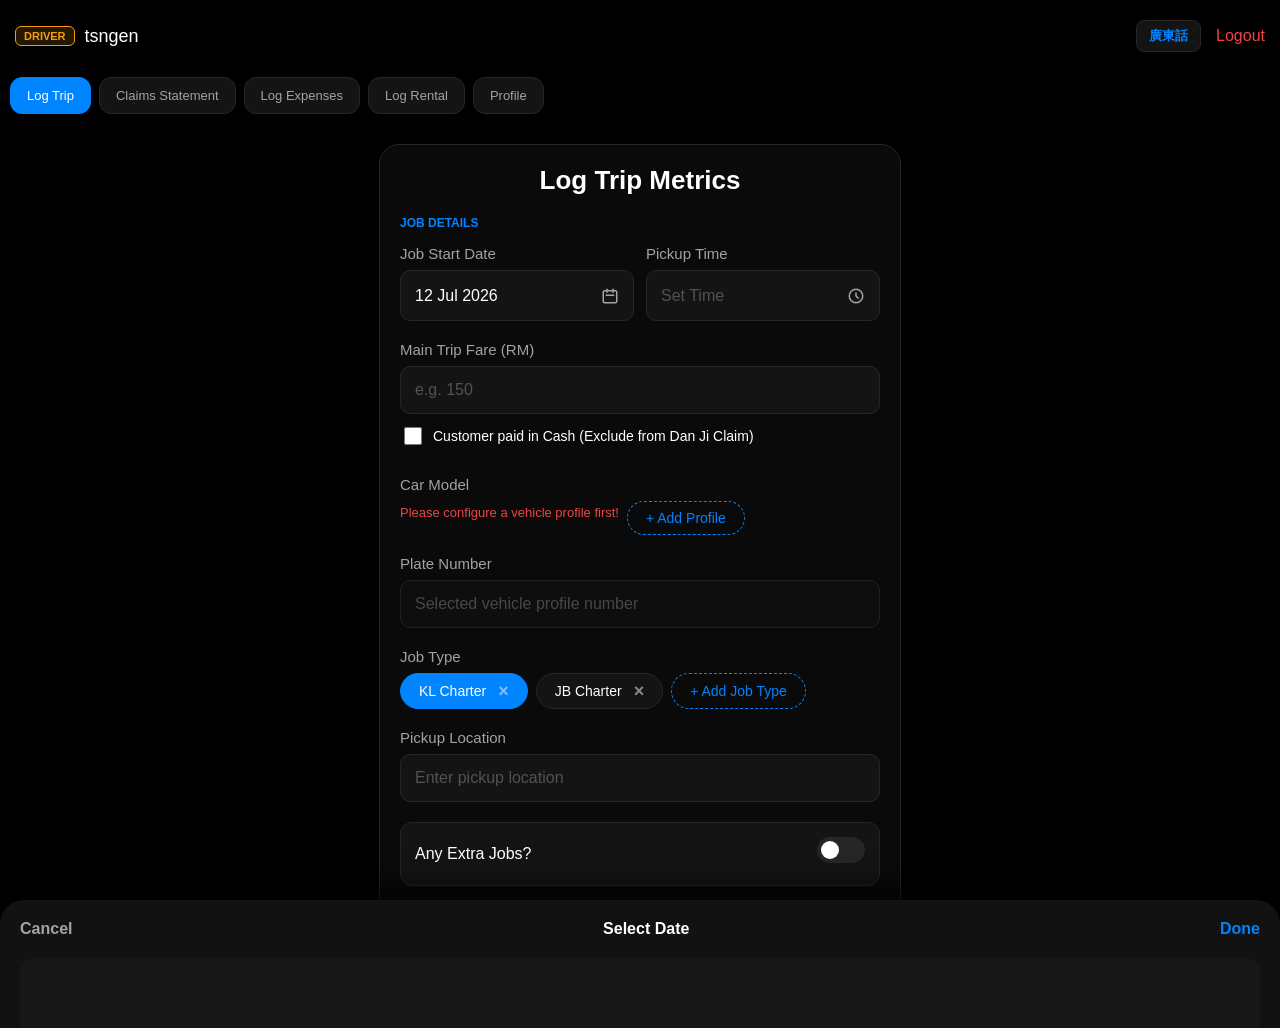
<file: index.html>
<!doctype html>
<html lang="en">
  <head>
    <meta charset="UTF-8" />
    <meta name="viewport" content="width=device-width, initial-scale=1.0" />
    <title>Driver Core</title>
    <style>
      :root {
        --bg-color: #000000;
        --card-bg: #0a0a0a;
        --input-bg: #141414;
        --border-color: #262626;
        --text-main: #ffffff;
        --text-muted: #a3a3a3;
        --primary-blue: #0084ff;
        --accent-orange: #f59e0b;
        --danger-red: #ef4444;
        --success-green: #4ade80;
      }

      body {
        font-family:
          -apple-system, BlinkMacSystemFont, "Segoe UI", Roboto, sans-serif;
        background-color: var(--bg-color);
        color: var(--text-main);
        margin: 0;
        padding: 10px;
      }

      /* Top Bar Navigation */
      .top-navbar {
        display: flex;
        align-items: center;
        justify-content: space-between;
        padding: 10px 5px;
        margin-bottom: 15px;
      }
      .user-info {
        display: flex;
        align-items: center;
        gap: 10px;
      }
      .badge-driver {
        background-color: rgba(245, 158, 11, 0.15);
        color: var(--accent-orange);
        border: 1px solid var(--accent-orange);
        font-size: 11px;
        font-weight: bold;
        padding: 3px 8px;
        border-radius: 6px;
        text-transform: uppercase;
      }
      .username {
        font-size: 18px;
        font-weight: 500;
      }
      .nav-right-group {
        display: flex;
        align-items: center;
        gap: 15px;
      }
      .lang-toggle-btn {
        background: #141414;
        border: 1px solid var(--border-color);
        color: var(--primary-blue);
        padding: 6px 12px;
        border-radius: 8px;
        cursor: pointer;
        font-size: 13px;
        font-weight: bold;
      }
      .logout-btn {
        color: var(--danger-red);
        text-decoration: none;
        font-size: 16px;
      }

      /* Horizontal Menu Tabs */
      .nav-tabs {
        display: flex;
        gap: 8px;
        overflow-x: auto;
        padding-bottom: 15px;
        margin-bottom: 15px;
        scrollbar-width: none;
      }
      .nav-tabs::-webkit-scrollbar {
        display: none;
      }

      .tab-btn {
        background-color: #141414;
        color: var(--text-muted);
        border: 1px solid var(--border-color);
        padding: 10px 16px;
        border-radius: 12px;
        font-size: 13px;
        white-space: nowrap;
        text-decoration: none;
        cursor: pointer;
      }
      .tab-btn.active {
        background-color: var(--primary-blue);
        color: #fff;
        border-color: var(--primary-blue);
      }

      /* Main Panel Wrapper */
      .form-card {
        background-color: var(--card-bg);
        border: 1px solid var(--border-color);
        border-radius: 20px;
        padding: 20px;
        max-width: 480px;
        margin: 0 auto;
      }

      h2.form-title {
        text-align: center;
        font-size: 26px;
        margin-top: 0;
        margin-bottom: 20px;
        font-weight: 600;
      }
      .section-label {
        color: var(--primary-blue);
        font-size: 12px;
        font-weight: bold;
        margin-bottom: 15px;
        text-transform: uppercase;
      }
      .form-group {
        margin-bottom: 20px;
      }
      label {
        display: block;
        margin-bottom: 8px;
        color: var(--text-muted);
        font-size: 15px;
      }

      /* Grid row layouts */
      .datetime-row,
      .earning-row {
        display: flex;
        gap: 12px;
      }
      .datetime-row .form-group,
      .earning-row .form-group {
        flex: 1;
        margin-bottom: 0;
      }

      /* Standard Controls styling */
      input[type="text"],
      input[type="number"] {
        width: 100%;
        background-color: var(--input-bg);
        border: 1px solid var(--border-color);
        color: var(--text-main);
        padding: 14px;
        border-radius: 10px;
        box-sizing: border-box;
        font-size: 16px;
      }
      input::placeholder {
        color: #525252;
      }

      /* Custom Picker Triggers */
      .custom-picker-trigger {
        display: flex;
        align-items: center;
        justify-content: space-between;
        background-color: var(--input-bg);
        border: 1px solid var(--border-color);
        color: var(--text-main);
        padding: 14px;
        border-radius: 10px;
        font-size: 16px;
        cursor: pointer;
        height: 51px;
        box-sizing: border-box;
      }
      .picker-placeholder {
        color: #525252;
      }

      .icon-calendar {
        width: 18px;
        height: 18px;
        background: url("data:image/svg+xml,%3Csvg xmlns='http://www.w3.org/2000/svg' fill='none' viewBox='0 0 24 24' stroke='%23a3a3a3' stroke-width='2'%3E%3Cpath stroke-linecap='round' stroke-linejoin='round' d='M8 7V3m8 4V3m-9 8h10M5 21h14a2 2 0 002-2V7a2 2 0 00-2-2H5a2 2 0 00-2 2v12a2 2 0 002 2z' /%3E%3C/svg%3E")
          no-repeat center;
      }
      .icon-clock {
        width: 18px;
        height: 18px;
        background: url("data:image/svg+xml,%3Csvg xmlns='http://www.w3.org/2000/svg' fill='none' viewBox='0 0 24 24' stroke='%23a3a3a3' stroke-width='2'%3E%3Cpath stroke-linecap='round' stroke-linejoin='round' d='M12 8v4l3 3m6-3a9 9 0 11-18 0 9 9 0 0118 0z' /%3E%3C/svg%3E")
          no-repeat center;
      }

      /* Dynamic Chips Styling */
      .chip-group {
        display: flex;
        flex-wrap: wrap;
        gap: 8px;
        margin-bottom: 8px;
      }
      .chip {
        display: inline-flex;
        align-items: center;
        background-color: #141414;
        border: 1px solid var(--border-color);
        color: var(--text-main);
        padding: 8px 18px;
        border-radius: 20px;
        font-size: 14px;
        cursor: pointer;
        gap: 8px;
      }
      .chip.active {
        background-color: var(--primary-blue);
        border-color: var(--primary-blue);
      }
      .chip-add {
        background-color: transparent;
        border: 1px dashed var(--primary-blue);
        color: var(--primary-blue);
      }

      .chip-remove-btn {
        background: none;
        border: none;
        color: rgba(255, 255, 255, 0.5);
        font-size: 18px;
        font-weight: bold;
        padding: 0 0 0 4px;
        cursor: pointer;
        display: inline-flex;
        align-items: center;
        justify-content: center;
        line-height: 1;
      }

      /* Inline Custom Entry Groups */
      .inline-add-row {
        display: none;
        align-items: center;
        gap: 8px;
        margin-top: 8px;
        width: 100%;
      }
      .inline-add-row input {
        flex: 1;
        padding: 10px 14px;
        background-color: var(--bg-color);
        border: 1px solid var(--border-color);
        border-radius: 10px;
        color: white;
        font-size: 15px;
      }
      .inline-btn-add {
        background-color: var(--primary-blue);
        color: white;
        border: none;
        padding: 10px 16px;
        border-radius: 10px;
        font-weight: bold;
        cursor: pointer;
      }
      .inline-btn-cancel {
        background-color: transparent;
        color: var(--text-muted);
        border: 1px solid var(--border-color);
        padding: 10px 14px;
        border-radius: 10px;
        cursor: pointer;
      }

      /* Binary Toggle Switch Layouts */
      .toggle-container {
        display: flex;
        justify-content: space-between;
        align-items: center;
        background-color: var(--input-bg);
        border: 1px solid var(--border-color);
        padding: 14px;
        border-radius: 12px;
      }
      .toggle-label {
        color: var(--text-main);
        font-size: 16px;
      }
      .switch {
        position: relative;
        display: inline-block;
        width: 48px;
        height: 26px;
      }
      .switch input {
        opacity: 0;
        width: 0;
        height: 0;
      }
      .slider {
        position: absolute;
        cursor: pointer;
        top: 0;
        left: 0;
        right: 0;
        bottom: 0;
        background-color: #262626;
        transition: 0.3s;
        border-radius: 34px;
      }
      .slider:before {
        position: absolute;
        content: "";
        height: 18px;
        width: 18px;
        left: 4px;
        bottom: 4px;
        background-color: white;
        transition: 0.3s;
        border-radius: 50%;
      }
      input:checked + .slider {
        background-color: var(--primary-blue);
      }
      input:checked + .slider:before {
        transform: translateX(22px);
      }

      /* Extra Job Conditional Section */
      .conditional-section {
        display: none;
        margin-top: 15px;
        border-left: 2px solid var(--primary-blue);
        padding-left: 12px;
      }

      .submit-btn {
        width: 100%;
        background-color: var(--primary-blue);
        color: #ffffff;
        border: none;
        padding: 14px;
        border-radius: 10px;
        font-size: 16px;
        font-weight: bold;
        margin-top: 20px;
        cursor: pointer;
      }

      /* History Module Feed Layout Styles */
      .history-list {
        margin-top: 25px;
      }
      .history-item {
        background: #0f0f0f;
        border: 1px solid var(--border-color);
        padding: 14px;
        border-radius: 12px;
        margin-bottom: 10px;
        font-size: 14px;
        line-height: 1.5;
        position: relative;
        display: flex;
        align-items: flex-start;
        gap: 12px;
      }
      .history-content {
        flex: 1;
      }
      .history-main-row {
        display: flex;
        justify-content: space-between;
        font-weight: bold;
        margin-bottom: 4px;
        padding-right: 50px;
      }
      .history-fare {
        color: var(--success-green);
        font-size: 16px;
      }

      .claim-checkbox {
        width: 20px;
        height: 20px;
        margin-top: 2px;
        accent-color: var(--primary-blue);
        cursor: pointer;
      }
      .claim-checkbox:disabled {
        opacity: 0.3;
        cursor: not-allowed;
      }

      /* Badges */
      .badge-cash-tag {
        background-color: rgba(239, 68, 68, 0.1);
        color: var(--danger-red);
        border: 1px solid rgba(239, 68, 68, 0.3);
        font-size: 11px;
        padding: 1px 6px;
        border-radius: 4px;
        font-weight: bold;
        margin-left: 6px;
      }

      /* Live Claims Summary Banner */
      .claims-summary-banner {
        background-color: #0d1527;
        border: 1px dashed var(--primary-blue);
        padding: 14px;
        border-radius: 12px;
        margin-top: 15px;
        margin-bottom: 15px;
        display: flex;
        justify-content: space-between;
        align-items: center;
      }
      .claims-summary-title {
        font-size: 14px;
        color: var(--text-muted);
        font-weight: 500;
      }
      .claims-summary-amount {
        font-size: 18px;
        color: var(--primary-blue);
        font-weight: bold;
      }

      .history-actions {
        position: absolute;
        top: 12px;
        right: 12px;
        display: flex;
        gap: 8px;
      }
      .edit-btn {
        background: none;
        border: none;
        color: var(--primary-blue);
        font-size: 13px;
        font-weight: bold;
        cursor: pointer;
        padding: 4px 8px;
        border-radius: 6px;
      }

      /* Custom Scrolling Roller Bottom Sheet Modal Styles */
      .bottom-sheet {
        position: fixed;
        bottom: 0;
        left: 0;
        right: 0;
        background-color: #121212;
        border-top-left-radius: 24px;
        border-top-right-radius: 24px;
        padding: 20px;
        box-shadow: 0 -10px 30px rgba(0, 0, 0, 0.8);
        transform: translateY(100%);
        transition: transform 0.3s cubic-bezier(0.25, 1, 0.5, 1);
        z-index: 1000;
      }
      .bottom-sheet.open {
        transform: translateY(0);
      }
      .sheet-overlay {
        position: fixed;
        top: 0;
        left: 0;
        right: 0;
        bottom: 0;
        background: rgba(0, 0, 0, 0.7);
        display: none;
        z-index: 999;
      }
      .sheet-header {
        display: flex;
        justify-content: space-between;
        align-items: center;
        font-size: 16px;
        font-weight: bold;
        margin-bottom: 20px;
      }
      .sheet-btn-cancel {
        color: var(--text-muted);
        cursor: pointer;
      }
      .sheet-btn-done {
        color: var(--primary-blue);
        cursor: pointer;
      }

      .roller-container {
        display: flex;
        justify-content: center;
        height: 200px;
        position: relative;
        overflow: hidden;
        background: #171717;
        border-radius: 14px;
      }
      .roller-selection-box {
        position: absolute;
        top: 80px;
        left: 10px;
        right: 10px;
        height: 40px;
        border: 1px solid var(--primary-blue);
        border-radius: 8px;
        pointer-events: none;
        background: rgba(0, 132, 255, 0.05);
      }
      .roller-column {
        flex: 1;
        overflow-y: scroll;
        scroll-snap-type: y mandatory;
        scrollbar-width: none;
        text-align: center;
        padding-top: 80px;
        padding-bottom: 80px;
      }
      .roller-column::-webkit-scrollbar {
        display: none;
      }
      .roller-item {
        height: 40px;
        line-height: 40px;
        font-size: 18px;
        color: var(--text-muted);
        scroll-snap-align: center;
        transition:
          color 0.2s,
          font-weight 0.2s;
      }
      .roller-item.selected {
        color: var(--text-main);
        font-weight: bold;
        font-size: 20px;
      }
    </style>
  </head>
  <body>
    <div class="top-navbar">
      <div class="user-info">
        <span class="badge-driver" id="lang-role">DRIVER</span>
        <span class="username">tsngen</span>
      </div>
      <div class="nav-right-group">
        <button
          class="lang-toggle-btn"
          id="langToggleBtn"
          onclick="toggleLanguage()"
        >
          廣東話
        </button>
        <a
          href="#"
          class="logout-btn"
          id="lang-logout"
          onclick="alert('Offline system configuration placeholder')"
          >Logout</a
        >
      </div>
    </div>

    <div class="nav-tabs" id="mainNavigationRow">
      <button
        class="tab-btn active"
        id="nav-log"
        onclick="window.location.href = 'index.html'"
      >
        Log Trip
      </button>
      <button
        class="tab-btn"
        id="nav-claims"
        onclick="window.location.href = 'claim.html'"
      >
        Claims Statement
      </button>
      <button
        class="tab-btn"
        id="nav-expenses"
        onclick="window.location.href = 'expenses.html'"
      >
        Log Expenses
      </button>
      <button
        class="tab-btn"
        id="nav-rental"
        onclick="window.location.href = 'rental.html'"
      >
        Log Rental
      </button>
      <button
        class="tab-btn"
        id="nav-profile"
        onclick="window.location.href = 'carprofile.html'"
      >
        Profile
      </button>
    </div>

    <div class="form-card">
      <div id="log-trip-view" class="app-view" style="display: block">
        <h2 class="form-title" id="lang-form-title">Log Trip Metrics</h2>
        <div class="section-label" id="lang-sec-job">Job Details</div>

        <div class="form-group datetime-row">
          <div class="form-group">
            <label id="lang-lbl-date">Job Start Date</label>
            <div
              class="custom-picker-trigger"
              onclick="openWheelPicker('date')"
            >
              <span id="dateValueDisplay">12 Jul 2026</span>
              <div class="icon-calendar"></div>
            </div>
          </div>
          <div class="form-group">
            <label id="lang-lbl-time">Pickup Time</label>
            <div
              class="custom-picker-trigger"
              onclick="openWheelPicker('time')"
            >
              <span id="timeValueDisplay" class="picker-placeholder"
                >Set Time</span
              >
              <div class="icon-clock"></div>
            </div>
          </div>
        </div>

        <div class="form-group earning-row" style="margin-top: 20px">
          <div class="form-group">
            <label id="lang-lbl-fare">Main Trip Fare (RM)</label>
            <input
              type="number"
              id="mainFare"
              placeholder="e.g. 150"
              inputmode="numeric"
            />
            <label
              style="
                display: flex;
                align-items: center;
                gap: 8px;
                margin-top: 10px;
                cursor: pointer;
                font-size: 14px;
                color: var(--text-main);
              "
            >
              <input
                type="checkbox"
                id="isCashPaid"
                style="
                  width: 18px;
                  height: 18px;
                  accent-color: var(--primary-blue);
                "
              />
              <span id="lang-lbl-cash"
                >Customer paid in Cash (Exclude from Dan Ji Claim)</span
              >
            </label>
          </div>
        </div>

        <div class="form-group" style="margin-top: 20px">
          <label id="lang-lbl-car">Car Model</label>
          <div class="chip-group" id="carGroup">
            <div
              class="chip-add chip"
              id="addCarBtn"
              onclick="window.location.href = 'carprofile.html'"
            >
              + Add Profile
            </div>
          </div>
          <div class="inline-add-row" id="inlineCarRow">
            <input type="text" id="newCarInput" placeholder="Enter car name" />
            <button
              class="inline-btn-add"
              id="lang-btn-addcar"
              onclick="submitInlineData('car')"
            >
              Add
            </button>
            <button
              class="inline-btn-cancel"
              id="lang-btn-cancelcar"
              onclick="hideInlineInput('car')"
            >
              Cancel
            </button>
          </div>
        </div>

        <div class="form-group">
          <label id="lang-lbl-plate">Plate Number</label>
          <input
            type="text"
            id="plateNumber"
            value=""
            placeholder="Enter plate number"
            readonly
            style="opacity: 0.85; background-color: #0f0f0f"
          />
        </div>

        <div class="form-group">
          <label id="lang-lbl-type">Job Type</label>
          <div class="chip-group" id="jobTypeGroup">
            <div class="chip active" onclick="selectChip(this, 'jobTypeGroup')">
              <span
                class="translatable-chip"
                data-en="KL Charter"
                data-zh="吉隆坡包車"
                >KL Charter</span
              ><button
                class="chip-remove-btn"
                onclick="removeChip(this, event, 'jobTypeGroup')"
              >
                &times;
              </button>
            </div>
            <div class="chip" onclick="selectChip(this, 'jobTypeGroup')">
              <span
                class="translatable-chip"
                data-en="JB Charter"
                data-zh="新山包車"
                >JB Charter</span
              ><button
                class="chip-remove-btn"
                onclick="removeChip(this, event, 'jobTypeGroup')"
              >
                &times;
              </button>
            </div>
            <div
              class="chip-add chip"
              id="addJobBtn"
              onclick="showInlineInput('job')"
            >
              + Add Job Type
            </div>
          </div>
          <div class="inline-add-row" id="inlineJobRow">
            <input
              type="text"
              id="newJobInput"
              placeholder="Enter job description"
            />
            <button
              class="inline-btn-add"
              id="lang-btn-addjob"
              onclick="submitInlineData('job')"
            >
              Add
            </button>
            <button
              class="inline-btn-cancel"
              id="lang-btn-canceljob"
              onclick="hideInlineInput('job')"
            >
              Cancel
            </button>
          </div>
        </div>

        <div class="form-group">
          <label id="lang-lbl-pickup">Pickup Location</label>
          <input
            type="text"
            id="pickupLocation"
            placeholder="Enter pickup location"
          />
        </div>

        <div class="form-group">
          <div class="toggle-container">
            <span class="toggle-label" id="lang-lbl-extratoggle"
              >Any Extra Jobs?</span
            >
            <label class="switch">
              <input
                type="checkbox"
                id="extraJobToggle"
                onchange="toggleExtraJobPanel(this)"
              />
              <span class="slider"></span>
            </label>
          </div>
        </div>

        <div class="conditional-section" id="extraJobPanel">
          <div class="form-group">
            <label id="lang-lbl-extraearn">Extra Job Earnings (RM)</label>
            <input
              type="number"
              id="extraEarnings"
              placeholder="e.g. 30"
              inputmode="numeric"
            />
          </div>
          <div class="form-group">
            <label id="lang-lbl-extraclaim"
              >Extra Claim Amount (Dan Ji) (RM)</label
            >
            <input
              type="number"
              id="extraEarningsClaim"
              placeholder="e.g. 20"
              inputmode="numeric"
            />
          </div>
          <div class="form-group">
            <label id="lang-lbl-extranote">Extra Job Description/Note</label>
            <input
              type="text"
              id="extraNote"
              placeholder="e.g. Delivery side-trip"
            />
          </div>
        </div>

        <button class="submit-btn" id="submitFormBtn" onclick="saveTripLocal()">
          Save Trip
        </button>

        <div
          class="claims-summary-banner"
          id="globalClaimsBanner"
          style="display: none"
        >
          <span class="claims-summary-title" id="lang-lbl-bannertitle"
            >Total Selected for Bulk Claim (Dan Ji):</span
          >
          <span class="claims-summary-amount"
            >RM <span id="claimsTotalValueShared">0.00</span></span
          >
        </div>

        <div class="history-list" id="localHistory"></div>
      </div>
    </div>

    <div
      class="sheet-overlay"
      id="sheetOverlay"
      onclick="closeWheelPicker()"
    ></div>

    <div class="bottom-sheet" id="wheelBottomSheet">
      <div class="sheet-header">
        <span
          class="sheet-btn-cancel"
          id="lang-sheet-cancel"
          onclick="closeWheelPicker()"
          >Cancel</span
        >
        <span id="sheetTitleDisplay">Select Date</span>
        <span
          class="sheet-btn-done"
          id="lang-sheet-done"
          onclick="confirmWheelSelection()"
          >Done</span
        >
      </div>
      <div class="roller-container">
        <div class="roller-selection-box"></div>
        <div
          class="roller-column"
          id="colLeft"
          onscroll="handleColumnScroll(this)"
        ></div>
        <div
          class="roller-column"
          id="colMiddle"
          onscroll="handleColumnScroll(this)"
        ></div>
        <div
          class="roller-column"
          id="colRight"
          onscroll="handleColumnScroll(this)"
        ></div>
      </div>
    </div>

    <script>
      let currentLang = localStorage.getItem("preferredLanguage") || "en";

      const translations = {
        en: {
          role: "DRIVER",
          logout: "Logout",
          navLog: "Log Trip",
          navClaims: "Claims Statement",
          navExpenses: "Log Expenses",
          navRental: "Log Rental",
          navProfile: "Profile",
          formTitle: "Log Trip Metrics",
          secJob: "Job Details",
          lblDate: "Job Start Date",
          lblTime: "Pickup Time",
          lblFare: "Main Trip Fare (RM)",
          lblCash: "Customer paid in Cash (Exclude from Dan Ji Claim)",
          lblCar: "Car Model",
          btnAddCar: "Add",
          btnCancelCar: "Cancel",
          lblPlate: "Plate Number",
          lblType: "Job Type",
          btnAddJob: "Add",
          btnCancelJob: "Cancel",
          lblPickup: "Pickup Location",
          lblExtraToggle: "Any Extra Jobs?",
          lblExtraEarn: "Extra Job Earnings (RM)",
          lblExtraClaim: "Extra Claim Amount (Dan Ji) (RM)",
          lblExtraNote: "Extra Job Description/Note",
          btnSave: "Save Trip",
          btnUpdate: "Update Changes",
          headerEdit: "Modify Trip Configuration",
          headerNew: "Log Trip Metrics",
          bannerTitle: "Total Selected for Bulk Claim (Dan Ji):",
          sheetDate: "Select Date",
          sheetTime: "Select Time",
          sheetCancel: "Cancel",
          sheetDone: "Done",
          placeholderTime: "Set Time",
          historyHeader: "Saved History Logs",
          cashBadge: "CASH PAID",
          totalText: "Total",
          baseText: "Base Fare",
          extraEarnText: "Extra Earn",
          claimText: "Claim",
          editBtn: "Edit",
          platePlaceholder: "Selected vehicle profile number",
          carPlaceholder: "Enter car name",
          jobPlaceholder: "Enter job description",
          pickupPlaceholder: "Enter pickup location",
          alertNoFare: "Please enter the main trip fare amount!",
          alertSaved: "Trip logged securely!",
          alertPlateError:
            "Selection Error!\n\nYou can only bulk-push trips that share the EXACT SAME plate number to the same statement batch.",
          noProfiles: "Please configure a vehicle profile first!",
        },
        zh: {
          role: "司機",
          logout: "登出",
          navLog: "記錄行程",
          navClaims: "報銷明細",
          navExpenses: "記錄開支",
          navRental: "記錄租金",
          navProfile: "個人資料",
          formTitle: "記錄行程數據",
          secJob: "工作詳情",
          lblDate: "工作開始日期",
          lblTime: "接送時間",
          lblFare: "主要行程車費 (RM)",
          lblCash: "客戶現金付清 (不納入 Dan Ji 報銷)",
          lblCar: "車型",
          btnAddCar: "新增",
          btnCancelCar: "取消",
          lblPlate: "車牌號碼",
          lblType: "工作類型",
          btnAddJob: "新增",
          btnCancelJob: "取消",
          lblPickup: "接送地點",
          lblExtraToggle: "是否有額外工作？",
          lblExtraEarn: "額外工作收入 (RM)",
          lblExtraClaim: "額外報銷金額 (Dan Ji) (RM)",
          lblExtraNote: "額外工作備註說明",
          btnSave: "儲存行程",
          btnUpdate: "更新變更",
          headerEdit: "修改行程配置",
          headerNew: "記錄行程數據",
          bannerTitle: "已選批量報銷總額 (Dan Ji):",
          sheetDate: "選擇日期",
          sheetTime: "選擇時間",
          sheetCancel: "取消",
          sheetDone: "完成",
          placeholderTime: "設定時間",
          historyHeader: "已記錄歷史",
          cashBadge: "現金已付",
          totalText: "總計",
          baseText: "基礎費用",
          extraEarnText: "額外收入",
          claimText: "報銷 (Dan Ji)",
          editBtn: "修改",
          platePlaceholder: "已配對車牌號碼欄位",
          carPlaceholder: "輸入車型名稱",
          jobPlaceholder: "輸入工作類型",
          pickupPlaceholder: "請輸入接送地點",
          alertNoFare: "請輸入主要行程車費金額！",
          alertSaved: "行程已安全儲存！",
          alertPlateError:
            "選擇錯誤！\n\n您只能將具有【相同車牌號碼】的行程推送到同一個報銷批次。",
          noProfiles: "請先配置車型檔案！",
        },
      };

      function toggleLanguage() {
        currentLang = currentLang === "en" ? "zh" : "en";
        localStorage.setItem("preferredLanguage", currentLang);
        updateToggleBtnText();
        applyTranslations();
      }

      function updateToggleBtnText() {
        const btn = document.getElementById("langToggleBtn");
        if (btn) {
          btn.innerText = currentLang === "en" ? "廣東話" : "English";
        }
      }

      function applyTranslations() {
        const t = translations[currentLang];

        document.getElementById("lang-role").innerText = t.role;
        document.getElementById("lang-logout").innerText = t.logout;
        document.getElementById("nav-log").innerText = t.navLog;
        document.getElementById("nav-claims").innerText = t.navClaims;
        document.getElementById("nav-expenses").innerText = t.navExpenses;
        document.getElementById("nav-rental").innerText = t.navRental;
        document.getElementById("nav-profile").innerText = t.navProfile;

        document.getElementById("lang-form-title").innerText = editingTripId
          ? t.headerEdit
          : t.headerNew;
        document.getElementById("lang-sec-job").innerText = t.secJob;
        document.getElementById("lang-lbl-date").innerText = t.lblDate;
        document.getElementById("lang-lbl-time").innerText = t.lblTime;
        document.getElementById("lang-lbl-fare").innerText = t.lblFare;
        document.getElementById("lang-lbl-cash").innerText = t.lblCash;
        document.getElementById("lang-lbl-car").innerText = t.lblCar;
        document.getElementById("lang-btn-addcar").innerText = t.btnAddCar;
        document.getElementById("lang-btn-cancelcar").innerText =
          t.btnCancelCar;
        document.getElementById("lang-lbl-plate").innerText = t.lblPlate;
        document.getElementById("lang-lbl-type").innerText = t.lblType;
        document.getElementById("lang-btn-addjob").innerText = t.btnAddJob;
        document.getElementById("lang-btn-canceljob").innerText =
          t.btnCancelJob;
        document.getElementById("lang-lbl-pickup").innerText = t.lblPickup;
        document.getElementById("lang-lbl-extratoggle").innerText =
          t.lblExtraToggle;
        document.getElementById("lang-lbl-extraearn").innerText =
          t.lblExtraEarn;
        document.getElementById("lang-lbl-extraclaim").innerText =
          t.lblExtraClaim;
        document.getElementById("lang-lbl-extranote").innerText =
          t.lblExtraNote;

        document.getElementById("submitFormBtn").innerText = editingTripId
          ? t.btnUpdate
          : t.btnSave;
        document.getElementById("lang-lbl-bannertitle").innerText =
          t.bannerTitle;
        document.getElementById("lang-sheet-cancel").innerText = t.sheetCancel;
        document.getElementById("lang-sheet-done").innerText = t.sheetDone;

        document.getElementById("plateNumber").placeholder = t.platePlaceholder;
        document.getElementById("newCarInput").placeholder = t.carPlaceholder;
        document.getElementById("newJobInput").placeholder = t.jobPlaceholder;
        document.getElementById("pickupLocation").placeholder =
          t.pickupPlaceholder;

        const timeField = document.getElementById("timeValueDisplay");
        if (timeField.classList.contains("picker-placeholder")) {
          timeField.innerText = t.placeholderTime;
        }

        document.querySelectorAll(".translatable-chip").forEach((chip) => {
          chip.innerText =
            currentLang === "en"
              ? chip.getAttribute("data-en")
              : chip.getAttribute("data-zh");
        });

        renderHistory();
      }

      const months = [
        "Jan",
        "Feb",
        "Mar",
        "Apr",
        "May",
        "Jun",
        "Jul",
        "Aug",
        "Sep",
        "Oct",
        "Nov",
        "Dec",
      ];
      let currentPickerMode = "date";
      let editingTripId = null;

      function getSavedData(key) {
        return JSON.parse(localStorage.getItem(key)) || [];
      }
      function saveSelectionData(selectedIds) {
        localStorage.setItem("selectedTripIds", JSON.stringify(selectedIds));
      }

      // REMOVED HARDCODED FICTIONAL CARS. Loads only explicit user entries.
      function initializeCarProfileChips() {
        const savedProfiles =
          JSON.parse(localStorage.getItem("carProfiles")) || [];
        const container = document.getElementById("carGroup");
        const addBtn = document.getElementById("addCarBtn");

        // Clear existing chips
        Array.from(container.querySelectorAll(".chip")).forEach((c) => {
          if (c.id !== "addCarBtn") c.remove();
        });

        if (savedProfiles.length === 0) {
          const noProfileNotice = document.createElement("div");
          noProfileNotice.style.color = "var(--danger-red)";
          noProfileNotice.style.fontSize = "13px";
          noProfileNotice.style.padding = "4px 0";
          noProfileNotice.id = "noProfileNotice";
          noProfileNotice.innerText = translations[currentLang].noProfiles;
          container.insertBefore(noProfileNotice, addBtn);

          document.getElementById("plateNumber").value = "";
          document
            .getElementById("plateNumber")
            .removeAttribute("data-arrangement");
        } else {
          const oldNotice = document.getElementById("noProfileNotice");
          if (oldNotice) oldNotice.remove();

          savedProfiles.forEach((p, idx) => {
            const markup = createDynamicVehicleChip(
              p.carType,
              p.plateNumber,
              p.arrangementType,
            );
            if (idx === 0 && !editingTripId) {
              markup.classList.add("active");
              document.getElementById("plateNumber").value = p.plateNumber;
              document
                .getElementById("plateNumber")
                .setAttribute("data-arrangement", p.arrangementType);
            }
            container.insertBefore(markup, addBtn);
          });
        }
      }

      function createDynamicVehicleChip(name, plate, arrangement) {
        const chip = document.createElement("div");
        chip.className = "chip";
        chip.setAttribute("data-plate", plate);
        chip.setAttribute("data-arrangement", arrangement);
        chip.onclick = function () {
          selectChip(this, "carGroup");
        };

        const txt = document.createElement("span");
        txt.innerText = name;
        chip.appendChild(txt);

        const btn = document.createElement("button");
        btn.className = "chip-remove-btn";
        btn.innerHTML = "&times;";
        btn.onclick = function (e) {
          e.stopPropagation();
          let profiles = JSON.parse(localStorage.getItem("carProfiles")) || [];
          profiles = profiles.filter((p) => p.plateNumber !== plate);
          localStorage.setItem("carProfiles", JSON.stringify(profiles));
          chip.remove();
          initializeCarProfileChips();
          renderHistory(); // Re-render feed to apply filtration rules instantly
        };
        chip.appendChild(btn);
        return chip;
      }

      function selectChip(element, groupId) {
        const container = document.getElementById(groupId);
        container
          .querySelectorAll(".chip")
          .forEach((c) => c.classList.remove("active"));
        element.classList.add("active");

        if (groupId === "carGroup") {
          const plate = element.getAttribute("data-plate") || "";
          const arrangement =
            element.getAttribute("data-arrangement") || "Rental";
          const plateInput = document.getElementById("plateNumber");
          plateInput.value = plate;
          plateInput.setAttribute("data-arrangement", arrangement);
        }
      }

      function removeChip(buttonElement, event, groupId) {
        event.stopPropagation();
        const chip = buttonElement.parentElement;
        const wasActive = chip.classList.contains("active");
        const container = document.getElementById(groupId);
        chip.remove();
        if (wasActive) {
          const firstChip = container.querySelector(".chip");
          if (firstChip && !firstChip.classList.contains("chip-add"))
            selectChip(firstChip, groupId);
        }
      }

      function showInlineInput(type) {
        if (type === "job") {
          document.getElementById("inlineJobRow").style.display = "flex";
          document.getElementById("addJobBtn").style.display = "none";
          document.getElementById("newJobInput").focus();
        }
      }

      function hideInlineInput(type) {
        if (type === "job") {
          document.getElementById("inlineJobRow").style.display = "none";
          document.getElementById("addJobBtn").style.display = "block";
          document.getElementById("newJobInput").value = "";
        }
      }

      function createNewChipMarkup(value, groupId) {
        const newChip = document.createElement("div");
        newChip.className = "chip";
        newChip.onclick = function () {
          selectChip(this, groupId);
        };
        const textSpan = document.createElement("span");
        textSpan.innerText = value;
        newChip.appendChild(textSpan);
        const removeBtn = document.createElement("button");
        removeBtn.className = "chip-remove-btn";
        removeBtn.innerHTML = "&times;";
        removeBtn.onclick = function (e) {
          removeChip(this, e, groupId);
        };
        newChip.appendChild(removeBtn);
        return newChip;
      }

      function submitInlineData(type) {
        let inputEl, groupEl, btnEl;
        if (type === "job") {
          inputEl = document.getElementById("newJobInput");
          groupEl = document.getElementById("jobTypeGroup");
          btnEl = document.getElementById("addJobBtn");
        } else {
          return;
        }
        const value = inputEl.value.trim();
        if (!value) return;
        const newChip = createNewChipMarkup(value, groupEl.id);
        groupEl.insertBefore(newChip, btnEl);
        selectChip(newChip, groupEl.id);
        hideInlineInput(type);
      }

      function toggleExtraJobPanel(toggleInput) {
        const panel = document.getElementById("extraJobPanel");
        panel.style.display = toggleInput.checked ? "block" : "none";
        if (!toggleInput.checked) {
          document.getElementById("extraEarnings").value = "";
          document.getElementById("extraEarningsClaim").value = "";
          document.getElementById("extraNote").value = "";
        }
      }

      function populateWheel(columnElement, start, end, formatFunc) {
        columnElement.innerHTML = "";
        for (let i = start; i <= end; i++) {
          const item = document.createElement("div");
          item.className = "roller-item";
          item.innerText = formatFunc ? formatFunc(i) : i;
          columnElement.appendChild(item);
        }
      }

      function handleColumnScroll(col) {
        const index = Math.round(col.scrollTop / 40);
        const items = col.querySelectorAll(".roller-item");
        items.forEach((item, idx) => {
          if (idx === index) item.classList.add("selected");
          else item.classList.remove("selected");
        });
      }

      function scrollToValue(columnElement, value) {
        const items = columnElement.querySelectorAll(".roller-item");
        let targetIndex = 0;
        items.forEach((item, idx) => {
          if (item.innerText === String(value)) targetIndex = idx;
        });
        setTimeout(() => {
          columnElement.scrollTop = targetIndex * 40;
        }, 10);
      }

      function openWheelPicker(mode) {
        currentPickerMode = mode;
        const leftCol = document.getElementById("colLeft");
        const middleCol = document.getElementById("colMiddle");
        const rightCol = document.getElementById("colRight");
        document.getElementById("sheetOverlay").style.display = "block";
        document.getElementById("wheelBottomSheet").classList.add("open");

        const t = translations[currentLang];

        if (mode === "date") {
          document.getElementById("sheetTitleDisplay").innerText = t.sheetDate;
          rightCol.style.display = "block";
          populateWheel(leftCol, 1, 31, (i) => String(i).padStart(2, "0"));
          populateWheel(middleCol, 0, 11, (i) => months[i]);
          populateWheel(rightCol, 2025, 2030);
          const currentDisplay = document
            .getElementById("dateValueDisplay")
            .innerText.split(" ");
          scrollToValue(leftCol, currentDisplay[0] || "12");
          scrollToValue(middleCol, currentDisplay[1] || "Jul");
          scrollToValue(rightCol, currentDisplay[2] || "2026");
        } else {
          document.getElementById("sheetTitleDisplay").innerText = t.sheetTime;
          rightCol.style.display = "none";
          populateWheel(leftCol, 0, 23, (i) => String(i).padStart(2, "0"));
          populateWheel(middleCol, 0, 59, (i) => String(i).padStart(2, "0"));
          const timeDisplay = document.getElementById("timeValueDisplay");
          if (!timeDisplay.classList.contains("picker-placeholder")) {
            const parts = timeDisplay.innerText.split(":");
            scrollToValue(leftCol, parts[0]);
            scrollToValue(middleCol, parts[1]);
          } else {
            scrollToValue(leftCol, "08");
            scrollToValue(middleCol, "30");
          }
        }
      }

      function closeWheelPicker() {
        document.getElementById("sheetOverlay").style.display = "none";
        document.getElementById("wheelBottomSheet").classList.remove("open");
      }

      function confirmWheelSelection() {
        const leftVal =
          document.querySelector("#colLeft .roller-item.selected")?.innerText ||
          "00";
        const middleVal =
          document.querySelector("#colMiddle .roller-item.selected")
            ?.innerText || "00";
        if (currentPickerMode === "date") {
          const rightVal =
            document.querySelector("#colRight .roller-item.selected")
              ?.innerText || "2026";
          document.getElementById("dateValueDisplay").innerText =
            `${leftVal} ${middleVal} ${rightVal}`;
        } else {
          const displayField = document.getElementById("timeValueDisplay");
          displayField.innerText = `${leftVal}:${middleVal}`;
          displayField.classList.remove("picker-placeholder");
        }
        closeWheelPicker();
      }

      function calculateClaimTotal() {
        const trips = getSavedData("savedTrips");
        let selectedTripIds = getSavedData("selectedTripIds");
        let accumulatedClaimsSum = 0;

        selectedTripIds.forEach((id) => {
          const match = trips.find((t) => t.id === Number(id));
          if (match && !match.isCash) {
            let baseFareNum = parseFloat(match.mainFare) || 0;
            let extraClaimNum = match.extra
              ? parseFloat(match.extra.claimJG) || 0
              : 0;
            accumulatedClaimsSum += baseFareNum + extraClaimNum;
          }
        });

        const banner = document.getElementById("globalClaimsBanner");
        const totalField = document.getElementById("claimsTotalValueShared");

        banner.style.display = selectedTripIds.length > 0 ? "flex" : "none";
        totalField.textContent = accumulatedClaimsSum.toFixed(2);
      }

      function toggleTripSelection(checkbox, tripId, plateNumber) {
        tripId = Number(tripId);
        let selectedTripIds = getSavedData("savedTrips");
        const t = translations[currentLang];

        if (checkbox.checked) {
          const trips = getSavedData("savedTrips");
          let activePlates = [];

          selectedTripIds.forEach((id) => {
            const match = trips.find((t) => t.id === id);
            if (match && !activePlates.includes(match.plate))
              activePlates.push(match.plate);
          });

          if (activePlates.length > 0 && !activePlates.includes(plateNumber)) {
            alert(
              currentLang === "en"
                ? `${t.alertPlateError}\nActive Batch: ${activePlates[0]}\nNew Trip: ${plateNumber}`
                : `${t.alertPlateError}\n目前批次車牌: ${activePlates[0]}\n新選行程車牌: ${plateNumber}`,
            );
            checkbox.checked = false;
            return;
          }

          if (!selectedTripIds.includes(tripId)) selectedTripIds.push(tripId);
        } else {
          selectedTripIds = selectedTripIds.filter((id) => id !== tripId);
        }

        saveSelectionData(selectedTripIds);
        calculateClaimTotal();
      }

      function saveTripLocal() {
        const savedProfiles =
          JSON.parse(localStorage.getItem("carProfiles")) || [];
        if (savedProfiles.length === 0) {
          alert(translations[currentLang].noProfiles);
          return;
        }

        const dateStr = document.getElementById("dateValueDisplay").innerText;
        const timeField = document.getElementById("timeValueDisplay");
        const t = translations[currentLang];
        const placeholderLabel = currentLang === "en" ? "Not Set" : "未設定";
        const timeStr = timeField.classList.contains("picker-placeholder")
          ? placeholderLabel
          : timeField.innerText;

        const mainFare = document.getElementById("mainFare").value;
        const isCashPaid = document.getElementById("isCashPaid").checked;

        const plateInput = document.getElementById("plateNumber");
        const plate = plateInput.value;
        const arrangement =
          plateInput.getAttribute("data-arrangement") || "Rental";

        const loc =
          document.getElementById("pickupLocation").value ||
          (currentLang === "en" ? "Unspecified Location" : "未指定地點");
        const hasExtra = document.getElementById("extraJobToggle").checked;
        const extraAmt = document.getElementById("extraEarnings").value || 0;
        const claimAmt =
          document.getElementById("extraEarningsClaim").value || 0;
        const extraMsg = document.getElementById("extraNote").value || "";

        if (!mainFare) {
          alert(t.alertNoFare);
          return;
        }

        const activeCar =
          document.querySelector("#carGroup .chip.active span")?.innerText ||
          (currentLang === "en" ? "No Car" : "無車型");

        const typeTarget = document.querySelector(
          "#jobTypeGroup .chip.active span",
        );
        let activeJobType =
          typeTarget?.innerText ||
          (currentLang === "en" ? "No Type" : "無類型");
        if (typeTarget && typeTarget.classList.contains("translatable-chip")) {
          activeJobType =
            currentLang === "en"
              ? typeTarget.getAttribute("data-en")
              : typeTarget.getAttribute("data-zh");
        }

        let trips = getSavedData("savedTrips");

        const tripData = {
          id: editingTripId ? editingTripId : Date.now(),
          dateStr: dateStr,
          timeStr: timeStr,
          mainFare: parseFloat(mainFare).toFixed(2),
          isCash: isCashPaid,
          car: activeCar,
          plate: plate,
          arrangementType: arrangement,
          type: activeJobType,
          location: loc,
          extra: hasExtra
            ? {
                amount: parseFloat(extraAmt).toFixed(2),
                claimJG: parseFloat(claimAmt).toFixed(2),
                note: extraMsg,
              }
            : null,
        };

        if (editingTripId) {
          trips = trips.map((t) => (t.id === editingTripId ? tripData : t));
          editingTripId = null;
          document.getElementById("lang-form-title").innerText = t.formTitle;
          document.getElementById("submitFormBtn").innerText = t.btnSave;
        } else {
          trips.unshift(tripData);
        }

        localStorage.setItem("savedTrips", JSON.stringify(trips));

        document.getElementById("mainFare").value = "";
        document.getElementById("isCashPaid").checked = false;
        document.getElementById("pickupLocation").value = "";
        document.getElementById("plateNumber").value = "";
        document.getElementById("extraJobToggle").checked = false;
        toggleExtraJobPanel(document.getElementById("extraJobToggle"));

        timeField.innerText = t.placeholderTime;
        timeField.classList.add("picker-placeholder");

        renderHistory();
        initializeCarProfileChips();
        alert(t.alertSaved);
      }

      function editTrip(id) {
        const trips = getSavedData("savedTrips");
        const target = trips.find((t) => t.id === id);
        if (!target) return;

        const t = translations[currentLang];
        editingTripId = id;

        document.getElementById("lang-form-title").innerText = t.headerEdit;
        document.getElementById("submitFormBtn").innerText = t.btnUpdate;
        document.getElementById("dateValueDisplay").innerText = target.dateStr;

        const timeField = document.getElementById("timeValueDisplay");
        if (target.timeStr === "未設定" || target.timeStr === "Not Set") {
          timeField.innerText = t.placeholderTime;
          timeField.classList.add("picker-placeholder");
        } else {
          timeField.innerText = target.timeStr;
          timeField.classList.remove("picker-placeholder");
        }

        document.getElementById("mainFare").value = target.mainFare;
        document.getElementById("isCashPaid").checked = target.isCash || false;

        const isDefaultLoc =
          target.location === "未指定地點" ||
          target.location === "Unspecified Location";
        document.getElementById("pickupLocation").value = isDefaultLoc
          ? ""
          : target.location;

        const carGroup = document.getElementById("carGroup");
        let carChipFound = Array.from(
          carGroup.querySelectorAll(".chip span"),
        ).find((s) => s.innerText === target.car);

        if (
          !carChipFound &&
          target.car !== "無車型" &&
          target.car !== "No Car"
        ) {
          const addedChip = createDynamicVehicleChip(
            target.car,
            target.plate,
            target.arrangementType || "Rental",
          );
          carGroup.insertBefore(
            addedChip,
            document.getElementById("addCarBtn"),
          );
          carChipFound = addedChip.querySelector("span");
        }
        if (carChipFound) selectChip(carChipFound.parentElement, "carGroup");

        const isDefaultPlate =
          target.plate === "無車牌" || target.plate === "No Plate";
        document.getElementById("plateNumber").value = isDefaultPlate
          ? ""
          : target.plate;
        document
          .getElementById("plateNumber")
          .setAttribute("data-arrangement", target.arrangementType || "Rental");

        const jobGroup = document.getElementById("jobTypeGroup");
        let jobChipFound = Array.from(
          jobGroup.querySelectorAll(".chip span"),
        ).find((s) => {
          if (s.classList.contains("translatable-chip")) {
            return (
              s.getAttribute("data-en") === target.type ||
              s.getAttribute("data-zh") === target.type
            );
          }
          return s.innerText === target.type;
        });

        if (
          !jobChipFound &&
          target.type !== "無類型" &&
          target.type !== "No Type"
        ) {
          const addedChip = createNewChipMarkup(target.type, "jobTypeGroup");
          jobGroup.insertBefore(
            addedChip,
            document.getElementById("addJobBtn"),
          );
          jobChipFound = addedChip.querySelector("span");
        }
        if (jobChipFound)
          selectChip(jobChipFound.parentElement, "jobTypeGroup");

        const toggle = document.getElementById("extraJobToggle");
        if (target.extra) {
          toggle.checked = true;
          toggleExtraJobPanel(toggle);
          document.getElementById("extraEarnings").value = target.extra.amount;
          document.getElementById("extraEarningsClaim").value =
            target.extra.claimJG || "";
          document.getElementById("extraNote").value = target.extra.note;
        } else {
          toggle.checked = false;
          toggleExtraJobPanel(toggle);
        }

        window.scrollTo({ top: 0, behavior: "smooth" });
      }

      // STRIKT FILTRATION APPLIED HERE: Strip log entries whose car types don't exist in carProfiles
      function renderHistory() {
        const trips = getSavedData("savedTrips");
        const savedProfiles =
          JSON.parse(localStorage.getItem("carProfiles")) || [];
        let selectedTripIds = getSavedData("selectedTripIds");
        const logFeedContainer = document.getElementById("localHistory");
        const t = translations[currentLang];

        // Create a fast lookup array of all registered car model names
        const validCarModels = savedProfiles.map((p) => p.carType);

        // Filter the log trips on the fly to remove non-profiled cars
        const filteredTrips = trips.filter((tData) =>
          validCarModels.includes(tData.car),
        );

        if (filteredTrips.length === 0) {
          logFeedContainer.innerHTML = "";
          calculateClaimTotal();
          return;
        }

        logFeedContainer.innerHTML = `<h3 style='font-size:16px; border-bottom:1px solid #262626; padding-bottom:5px; margin-top:25px; color:var(--primary-blue);'>${t.historyHeader}</h3>`;

        filteredTrips.forEach((tData) => {
          let baseFareNum = parseFloat(tData.mainFare) || 0;
          let extraAmountNum = tData.extra
            ? parseFloat(tData.extra.amount) || 0
            : 0;
          let extraClaimNum = tData.extra
            ? parseFloat(tData.extra.claimJG) || 0
            : 0;
          let totalTripEarnings = baseFareNum + extraAmountNum + extraClaimNum;

          let activeDisplayCar = tData.car;
          let activeDisplayType = tData.type;
          let activeDisplayLocation = tData.location;
          let activeDisplayPlate = tData.plate;

          if (currentLang === "en") {
            if (activeDisplayCar === "無車型") activeDisplayCar = "No Car";
            if (activeDisplayType === "吉隆坡包車")
              activeDisplayType = "KL Charter";
            if (activeDisplayType === "新山包車")
              activeDisplayType = "JB Charter";
            if (activeDisplayType === "無類型") activeDisplayType = "No Type";
            if (activeDisplayLocation === "未指定地點")
              activeDisplayLocation = "Unspecified Location";
            if (activeDisplayPlate === "無車牌")
              activeDisplayPlate = "No Plate";
          } else {
            if (activeDisplayCar === "No Car") activeDisplayCar = "無車型";
            if (activeDisplayType === "KL Charter")
              activeDisplayType = "吉隆坡包車";
            if (activeDisplayType === "JB Charter")
              activeDisplayType = "新山包車";
            if (activeDisplayType === "No Type") activeDisplayType = "無類型";
            if (activeDisplayLocation === "Unspecified Location")
              activeDisplayLocation = "未指定地點";
            if (activeDisplayPlate === "No Plate")
              activeDisplayPlate = "無車牌";
          }

          let extraBlockHtml = "";
          if (tData.extra) {
            extraBlockHtml = `
                    <div style="color:var(--accent-orange); font-size:13px; margin-top:4px;">
                        + ${t.extraEarnText}: RM ${tData.extra.amount} 
                        ${tData.isCash ? `<span style="color:#737373;">| <del>${t.claimText}: RM ${tData.extra.claimJG}</del></span>` : `| ${t.claimText}: RM ${extraClaimNum.toFixed(2)}`}
                        ${tData.extra.note ? `(${tData.extra.note})` : ""}
                    </div>`;
          }

          const isChecked = selectedTripIds.includes(tData.id);
          const cashBadge = tData.isCash
            ? `<span class="badge-cash-tag">${t.cashBadge}</span>`
            : "";

          const arrangementLabel =
            tData.arrangementType === "ProfitSharing"
              ? "7/3 Split"
              : "Rental Contract";

          logFeedContainer.innerHTML += `
                <div class="history-item" style="${tData.isCash ? "border-color: rgba(239, 68, 68, 0.4);" : ""}">
                    <input type="checkbox" class="claim-checkbox" ${tData.isCash ? "disabled" : ""} ${isChecked ? "checked" : ""} onchange="toggleTripSelection(this, '${tData.id}', '${tData.plate}')">
                    <div class="history-content">
                        <div class="history-actions">
                            <button class="edit-btn" onclick="editTrip(${tData.id})">${t.editBtn}</button>
                        </div>
                        <div class="history-main-row">
                            <span>${activeDisplayCar} (${activeDisplayPlate}) ${cashBadge}</span>
                            <span class="history-fare">${t.totalText}: RM ${totalTripEarnings.toFixed(2)}</span>
                        </div>
                        <div style="color:#737373; font-size:12px; margin-bottom:4px;">${tData.dateStr} @ ${tData.timeStr} — Type: ${activeDisplayType} <span style="color:var(--primary-blue)">[${arrangementLabel}]</span></div>
                        <div style="color:#a3a3a3;">Loc: ${activeDisplayLocation}</div>
                        <div style="color:#a3a3a3; font-size:13px;">${t.baseText}: RM ${tData.mainFare} ${tData.isCash ? `(${t.cashBadge})` : ""}</div>
                        ${extraBlockHtml}
                    </div>
                </div>
            `;
        });

        calculateClaimTotal();
      }

      // Initialize defaults on load
      initializeCarProfileChips();
      updateToggleBtnText();
      applyTranslations();
    </script>
  </body>
</html>
</file>
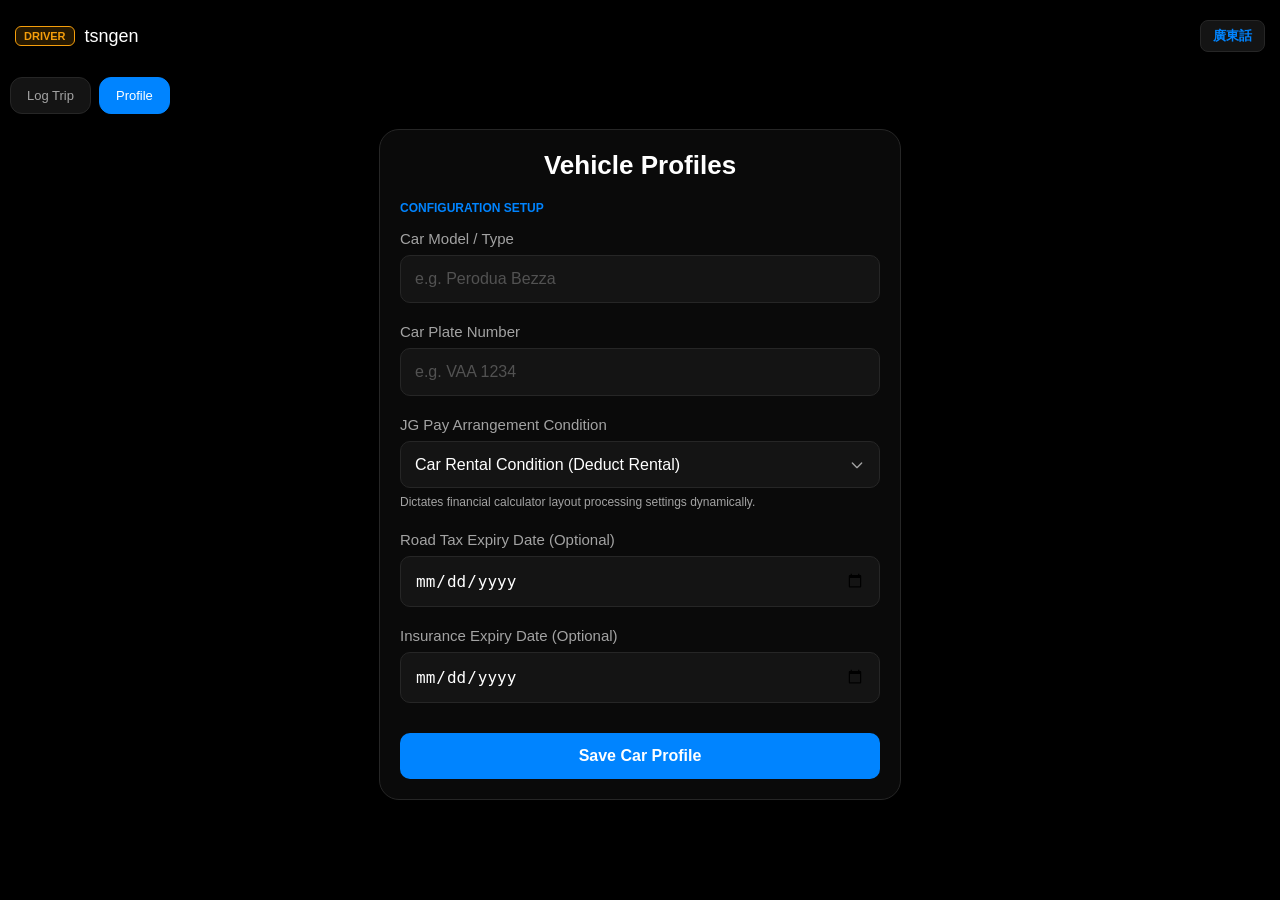
<file: carprofile.html>
<!doctype html>
<html lang="en">
  <head>
    <meta charset="UTF-8" />
    <meta name="viewport" content="width=device-width, initial-scale=1.0" />
    <title>Vehicle Profiles</title>
    <style>
      :root {
        --bg-color: #000000;
        --card-bg: #0a0a0a;
        --input-bg: #141414;
        --border-color: #262626;
        --text-main: #ffffff;
        --text-muted: #a3a3a3;
        --primary-blue: #0084ff;
        --primary-blue-hover: #0066cc;
        --accent-orange: #f59e0b;
        --danger-red: #ef4444;
        --success-green: #4ade80;
      }

      body {
        font-family:
          -apple-system, BlinkMacSystemFont, "Segoe UI", Roboto, sans-serif;
        background-color: var(--bg-color);
        color: var(--text-main);
        margin: 0;
        padding: 10px;
      }

      .top-navbar {
        display: flex;
        align-items: center;
        justify-content: space-between;
        padding: 10px 5px;
        margin-bottom: 15px;
      }
      .user-info {
        display: flex;
        align-items: center;
        gap: 10px;
      }
      .badge-driver {
        background-color: rgba(245, 158, 11, 0.15);
        color: var(--accent-orange);
        border: 1px solid var(--accent-orange);
        font-size: 11px;
        font-weight: bold;
        padding: 3px 8px;
        border-radius: 6px;
        text-transform: uppercase;
      }
      .username {
        font-size: 18px;
        font-weight: 500;
      }
      .lang-toggle-btn {
        background: #141414;
        border: 1px solid var(--border-color);
        color: var(--primary-blue);
        padding: 6px 12px;
        border-radius: 8px;
        cursor: pointer;
        font-size: 13px;
        font-weight: bold;
        transition: background 0.2s;
      }
      .lang-toggle-btn:hover {
        background: #1f1f1f;
      }

      .nav-tabs {
        display: flex;
        gap: 8px;
        margin-bottom: 15px;
      }
      .tab-btn {
        background-color: #141414;
        color: var(--text-muted);
        border: 1px solid var(--border-color);
        padding: 10px 16px;
        border-radius: 12px;
        font-size: 13px;
        text-decoration: none;
        cursor: pointer;
        transition: all 0.2s;
      }
      .tab-btn:hover {
        color: var(--text-main);
        border-color: #404040;
      }
      .tab-btn.active {
        background-color: var(--primary-blue);
        color: #fff;
        border-color: var(--primary-blue);
      }

      .form-card {
        background-color: var(--card-bg);
        border: 1px solid var(--border-color);
        border-radius: 20px;
        padding: 20px;
        max-width: 480px;
        margin: 0 auto;
      }

      h2.form-title {
        text-align: center;
        font-size: 26px;
        margin-top: 0;
        margin-bottom: 20px;
        font-weight: 600;
      }
      .section-label {
        color: var(--primary-blue);
        font-size: 12px;
        font-weight: bold;
        margin-bottom: 15px;
        text-transform: uppercase;
      }
      .form-group {
        margin-bottom: 20px;
      }
      label {
        display: block;
        margin-bottom: 8px;
        color: var(--text-muted);
        font-size: 15px;
      }

      input[type="text"],
      input[type="date"],
      select {
        width: 100%;
        background-color: var(--input-bg);
        border: 1px solid var(--border-color);
        color: var(--text-main);
        padding: 14px;
        border-radius: 10px;
        box-sizing: border-box;
        font-size: 16px;
        transition: border-color 0.2s;
      }
      input[type="text"]:focus,
      input[type="date"]:focus,
      select:focus {
        outline: none;
        border-color: var(--primary-blue);
      }
      select {
        appearance: none;
        background-image: url("data:image/svg+xml,%3Csvg xmlns='http://www.w3.org/2000/svg' fill='none' viewBox='0 0 24 24' stroke='%23a3a3a3'%3E%3Cpath stroke-linecap='round' stroke-linejoin='round' stroke-width='2' d='M19 9l-7 7-7-7'/%3E%3C/svg%3E");
        background-repeat: no-repeat;
        background-position: right 14px center;
        background-size: 16px;
      }
      input::placeholder {
        color: #525252;
      }

      .hint-text {
        font-size: 12px;
        color: var(--text-muted);
        margin-top: 6px;
        display: block;
        line-height: 1.4;
      }

      .submit-btn {
        width: 100%;
        background-color: var(--primary-blue);
        color: #ffffff;
        border: none;
        padding: 14px;
        border-radius: 10px;
        font-size: 16px;
        font-weight: bold;
        margin-top: 10px;
        cursor: pointer;
        transition: background-color 0.2s;
      }
      .submit-btn:hover {
        background-color: var(--primary-blue-hover);
      }
    </style>
  </head>
  <body>
    <div class="top-navbar">
      <div class="user-info">
        <span class="badge-driver" id="lang-role">DRIVER</span>
        <span class="username">tsngen</span>
      </div>
      <div class="nav-right-group">
        <button
          class="lang-toggle-btn"
          id="langToggleBtn"
          onclick="toggleLanguage()"
        >
          廣東話
        </button>
      </div>
    </div>

    <div class="nav-tabs">
      <button class="tab-btn" onclick="window.location.href = 'index.html'">
        Log Trip
      </button>
      <button class="tab-btn active" id="nav-profile">Profile</button>
    </div>

    <div class="form-card">
      <h2 class="form-title" id="lang-title">Vehicle Profiles</h2>
      <div class="section-label" id="lang-sec">Configuration Setup</div>

      <form id="vehicleProfileForm" onsubmit="saveVehicleProfile(event)">
        <div class="form-group">
          <label id="lang-lbl-car">Car Model / Type</label>
          <input
            type="text"
            id="carType"
            placeholder="e.g. Perodua Bezza"
            required
          />
        </div>

        <div class="form-group">
          <label id="lang-lbl-plate">Car Plate Number</label>
          <input
            type="text"
            id="plateNumber"
            placeholder="e.g. VAA 1234"
            required
          />
        </div>

        <div class="form-group">
          <label id="lang-lbl-arrange">JG Pay Arrangement Condition</label>
          <select id="arrangementType" required>
            <option value="Rental">Car Rental Condition (Deduct Rental)</option>
            <option value="ProfitSharing">
              Profit Sharing Condition (7/3 Split Framework)
            </option>
          </select>
          <span class="hint-text" id="lang-hint-arrange"
            >Dictates financial calculator layout processing settings
            dynamically.</span
          >
        </div>

        <div class="form-group">
          <label id="lang-lbl-roadtax">Road Tax Expiry Date (Optional)</label>
          <input type="date" id="roadTax" />
        </div>

        <div class="form-group">
          <label id="lang-lbl-insurance"
            >Insurance Expiry Date (Optional)</label
          >
          <input type="date" id="insurance" />
        </div>

        <button type="submit" class="submit-btn" id="lang-btn-save">
          Save Car Profile
        </button>
      </form>
    </div>

    <script>
      let currentLang = localStorage.getItem("preferredLanguage") || "en";

      const translations = {
        en: {
          role: "DRIVER",
          navProfile: "Profile",
          title: "Vehicle Profiles",
          sec: "Configuration Setup",
          lblCar: "Car Model / Type",
          lblPlate: "Car Plate Number",
          lblArrange: "JG Pay Arrangement Condition",
          hintArrange:
            "Dictates financial calculator layout processing settings dynamically.",
          lblRoadTax: "Road Tax Expiry Date (Optional)",
          lblInsurance: "Insurance Expiry Date (Optional)",
          btnSave: "Save Car Profile",
          alertSuccess: "Vehicle registered successfully into tracking module!",
          optRental: "Car Rental Condition (Deduct Rental)",
          optShare: "Profit Sharing Condition (7/3 Split Framework)",
        },
        zh: {
          role: "司機",
          navProfile: "個人資料",
          title: "車輛描述設定",
          sec: "配置管理項目",
          lblCar: "車型名稱",
          lblPlate: "車牌號碼",
          lblArrange: "丹吉結算安排體制",
          hintArrange: "系統會自動根據此選項變更報銷對賬單的公式與佈局結構。",
          lblRoadTax: "路稅到期日 (選填)",
          lblInsurance: "車險到期日 (選填)",
          btnSave: "儲存車輛配置",
          alertSuccess: "車輛描述文件配置儲存完畢！",
          optRental: "租車模式條件 (扣除固定租金)",
          optShare: "利潤分成模式條件 (7/3 分賬架構)",
        },
      };

      function toggleLanguage() {
        currentLang = currentLang === "en" ? "zh" : "en";
        localStorage.setItem("preferredLanguage", currentLang);
        updateToggleBtnText();
        applyTranslations();
      }

      function updateToggleBtnText() {
        const btn = document.getElementById("langToggleBtn");
        if (btn) btn.innerText = currentLang === "en" ? "廣東話" : "English";
      }

      function applyTranslations() {
        const t = translations[currentLang];
        document.getElementById("lang-role").innerText = t.role;
        document.getElementById("nav-profile").innerText = t.navProfile;
        document.getElementById("lang-title").innerText = t.title;
        document.getElementById("lang-sec").innerText = t.sec;
        document.getElementById("lang-lbl-car").innerText = t.lblCar;
        document.getElementById("lang-lbl-plate").innerText = t.lblPlate;
        document.getElementById("lang-lbl-arrange").innerText = t.lblArrange;
        document.getElementById("lang-hint-arrange").innerText = t.hintArrange;
        document.getElementById("lang-lbl-roadtax").innerText = t.lblRoadTax;
        document.getElementById("lang-lbl-insurance").innerText =
          t.lblInsurance;
        document.getElementById("lang-btn-save").innerText = t.btnSave;

        const select = document.getElementById("arrangementType");
        select.options[0].text = t.optRental;
        select.options[1].text = t.optShare;
      }

      // New Function: Load the latest saved profile back into the form fields
      function loadVehicleProfile() {
        const carProfiles =
          JSON.parse(localStorage.getItem("carProfiles")) || [];
        if (carProfiles.length > 0) {
          // Grab the most recently saved or updated profile
          const currentProfile = carProfiles[carProfiles.length - 1];

          document.getElementById("carType").value =
            currentProfile.carType || "";
          document.getElementById("plateNumber").value =
            currentProfile.plateNumber || "";
          document.getElementById("arrangementType").value =
            currentProfile.arrangementType || "Rental";

          // Clear standard placeholder strings out if it equals 'N/A' to make editing friendly
          document.getElementById("roadTax").value =
            currentProfile.roadTax === "N/A" ? "" : currentProfile.roadTax;
          document.getElementById("insurance").value =
            currentProfile.insurance === "N/A" ? "" : currentProfile.insurance;
        }
      }

      function saveVehicleProfile(e) {
        e.preventDefault();

        const carProfiles =
          JSON.parse(localStorage.getItem("carProfiles")) || [];

        const newProfile = {
          carType: document.getElementById("carType").value.trim(),
          plateNumber: document
            .getElementById("plateNumber")
            .value.trim()
            .toUpperCase(),
          arrangementType: document.getElementById("arrangementType").value,
          roadTax: document.getElementById("roadTax").value || "N/A",
          insurance: document.getElementById("insurance").value || "N/A",
        };

        const existingIdx = carProfiles.findIndex(
          (p) => p.plateNumber === newProfile.plateNumber,
        );
        if (existingIdx > -1) {
          carProfiles[existingIdx] = newProfile;
        } else {
          carProfiles.push(newProfile);
        }

        localStorage.setItem("carProfiles", JSON.stringify(carProfiles));
        alert(translations[currentLang].alertSuccess);

        window.location.href = "index.html";
      }

      // Initialize page details on load
      updateToggleBtnText();
      applyTranslations();
      loadVehicleProfile();
    </script>
  </body>
</html>
</file>
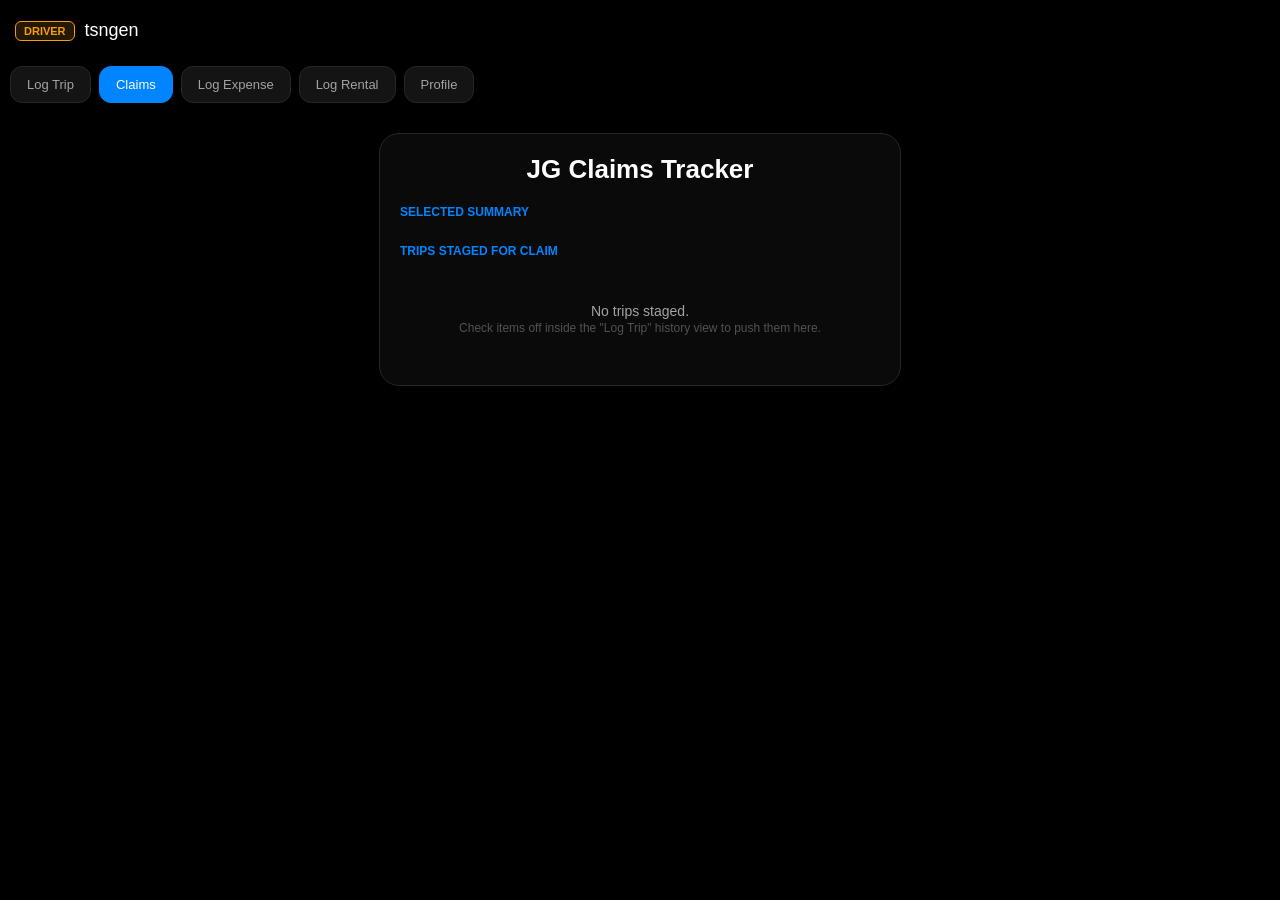
<file: claim.html>
<!doctype html>
<html lang="en">
  <head>
    <meta charset="UTF-8" />
    <meta name="viewport" content="width=device-width, initial-scale=1.0" />
    <title>Driver Core - JG Claims Tracker</title>
    <style>
      :root {
        --bg-color: #000000;
        --card-bg: #0a0a0a;
        --border-color: #262626;
        --text-main: #ffffff;
        --text-muted: #a3a3a3;
        --primary-blue: #0084ff;
        --accent-orange: #f59e0b;
        --success-green: #4ade80;
      }

      body {
        font-family:
          -apple-system, BlinkMacSystemFont, "Segoe UI", Roboto, sans-serif;
        background-color: var(--bg-color);
        color: var(--text-main);
        margin: 0;
        padding: 10px;
      }

      .top-navbar {
        display: flex;
        align-items: center;
        justify-content: space-between;
        padding: 10px 5px;
        margin-bottom: 15px;
      }
      .user-info {
        display: flex;
        align-items: center;
        gap: 10px;
      }
      .badge-driver {
        background-color: rgba(245, 158, 11, 0.15);
        color: var(--accent-orange);
        border: 1px solid var(--accent-orange);
        font-size: 11px;
        font-weight: bold;
        padding: 3px 8px;
        border-radius: 6px;
        text-transform: uppercase;
      }
      .username {
        font-size: 18px;
        font-weight: 500;
      }

      .nav-tabs {
        display: flex;
        gap: 8px;
        overflow-x: auto;
        padding-bottom: 15px;
        margin-bottom: 15px;
        scrollbar-width: none;
      }
      .nav-tabs::-webkit-scrollbar {
        display: none;
      }

      .tab-btn {
        background-color: #141414;
        color: var(--text-muted);
        border: 1px solid var(--border-color);
        padding: 10px 16px;
        border-radius: 12px;
        font-size: 13px;
        white-space: nowrap;
        text-decoration: none;
        cursor: pointer;
      }
      .tab-btn.active {
        background-color: var(--primary-blue);
        color: #fff;
        border-color: var(--primary-blue);
      }

      .form-card {
        background-color: var(--card-bg);
        border: 1px solid var(--border-color);
        border-radius: 20px;
        padding: 20px;
        max-width: 480px;
        margin: 0 auto;
      }

      h2.form-title {
        text-align: center;
        font-size: 26px;
        margin-top: 0;
        margin-bottom: 20px;
        font-weight: 600;
      }
      .section-label {
        color: var(--primary-blue);
        font-size: 12px;
        font-weight: bold;
        margin-bottom: 15px;
        text-transform: uppercase;
      }

      .history-item {
        background: #0f0f0f;
        border: 1px solid var(--border-color);
        padding: 14px;
        border-radius: 12px;
        margin-bottom: 10px;
        font-size: 14px;
        line-height: 1.5;
        display: flex;
        align-items: flex-start;
        gap: 12px;
      }
      .history-content {
        flex: 1;
      }
      .history-main-row {
        display: flex;
        justify-content: space-between;
        font-weight: bold;
        margin-bottom: 4px;
      }

      .claim-checkbox {
        width: 20px;
        height: 20px;
        margin-top: 2px;
        accent-color: var(--primary-blue);
        cursor: pointer;
      }

      .claims-summary-banner {
        background-color: #0d1527;
        border: 1px dashed var(--primary-blue);
        padding: 14px;
        border-radius: 12px;
        margin-top: 15px;
        margin-bottom: 15px;
        display: flex;
        justify-content: space-between;
        align-items: center;
      }
      .claims-summary-title {
        font-size: 14px;
        color: var(--text-muted);
        font-weight: 500;
      }
      .claims-summary-amount {
        font-size: 18px;
        color: var(--primary-blue);
        font-weight: bold;
      }
    </style>
  </head>
  <body>
    <div class="top-navbar">
      <div class="user-info">
        <span class="badge-driver">Driver</span>
        <span class="username">tsngen</span>
      </div>
    </div>

    <div class="nav-tabs" id="mainNavigationRow">
      <button class="tab-btn" onclick="window.location.href = 'index.html'">
        Log Trip
      </button>
      <button class="tab-btn active" onclick="window.location.href = 'claim.html'">
        Claims
      </button>
      <button class="tab-btn" onclick="window.location.href = 'expenses.html'">
        Log Expense
      </button>
      <button class="tab-btn" onclick="window.location.href = 'rental.html'">
        Log Rental
      </button>
      <button class="tab-btn" onclick="alert('Module opening soon')">
        Profile
      </button>
    </div>

    <div class="form-card">
      <h2 class="form-title">JG Claims Tracker</h2>

      <div class="section-label">Selected Summary</div>
      <div
        class="claims-summary-banner"
        id="claimsSummaryBanner"
        style="display: none"
      >
        <span class="claims-summary-title">Total JG Claim Sum:</span>
        <span class="claims-summary-amount"
          >RM <span id="claimsTotalValue">0.00</span></span
        >
      </div>

      <div class="section-label" style="margin-top: 25px">
        Trips Staged For Claim
      </div>
      <div id="claimsHistorySelectionFeed"></div>
    </div>

    <script>
      function getSavedData(key) {
        return JSON.parse(localStorage.getItem(key)) || [];
      }

      function saveSelectionData(selectedIds) {
        localStorage.setItem("selectedTripIds", JSON.stringify(selectedIds));
      }

      function calculateClaimTotal(trips, selectedIds) {
        let accumulatedClaimsSum = 0;

        selectedIds.forEach((id) => {
          const match = trips.find((t) => t.id === Number(id));
          if (match && !match.isCash) {
            let baseFareNum = parseFloat(match.mainFare) || 0;
            let extraClaimNum = match.extra
              ? parseFloat(match.extra.claimJG) || 0
              : 0;
            accumulatedClaimsSum += baseFareNum + extraClaimNum;
          }
        });

        const banner = document.getElementById("claimsSummaryBanner");
        const totalField = document.getElementById("claimsTotalValue");

        banner.style.display = selectedIds.length > 0 ? "flex" : "none";
        totalField.textContent = accumulatedClaimsSum.toFixed(2);
      }

      function untoggleTripClaim(tripId) {
        tripId = Number(tripId);
        let selectedIds = getSavedData("selectedTripIds");

        selectedIds = selectedIds.filter((id) => id !== tripId);
        saveSelectionData(selectedIds);

        renderClaimsFeed();
      }

      function renderClaimsFeed() {
        const trips = getSavedData("savedTrips");
        let selectedIds = getSavedData("selectedTripIds");
        const claimsFeedContainer = document.getElementById(
          "claimsHistorySelectionFeed",
        );

        claimsFeedContainer.innerHTML = "";
        let stagedTripsCount = 0;

        trips.forEach((t) => {
          const isChecked = selectedIds.includes(t.id);

          if (isChecked && !t.isCash) {
            stagedTripsCount++;
            let baseFareNum = parseFloat(t.mainFare) || 0;
            let extraClaimNum = t.extra ? parseFloat(t.extra.claimJG) || 0 : 0;
            let totalTripClaimFromJG = baseFareNum + extraClaimNum;

            claimsFeedContainer.innerHTML += `
                    <div class="history-item" style="border-color: #1e3a8a;">
                        <input type="checkbox" class="claim-checkbox" checked onchange="untoggleTripClaim('${t.id}')">
                        <div class="history-content">
                            <div class="history-main-row">
                                <span>${t.car} (${t.plate})</span>
                                <span style="color:var(--primary-blue); font-size:16px; font-weight:bold;">Claim: RM ${totalTripClaimFromJG.toFixed(2)}</span>
                            </div>
                            <div style="color:#737373; font-size:12px;">${t.dateStr} — Loc: ${t.location}</div>
                            <div style="color:#a3a3a3; font-size:12px; margin-top:2px;">
                                Base: RM ${baseFareNum.toFixed(2)} ${extraClaimNum > 0 ? `+ Extra Claim: RM ${extraClaimNum.toFixed(2)}` : ""}
                            </div>
                        </div>
                    </div>
                `;
          }
        });

        if (stagedTripsCount === 0) {
          claimsFeedContainer.innerHTML = `
                <div style='color:var(--text-muted); text-align:center; padding:30px 20px; font-size:14px;'>
                    No trips staged.<br>
                    <span style='font-size:12px;color:#525252;'>Check items off inside the "Log Trip" history view to push them here.</span>
                </div>`;
        }

        calculateClaimTotal(trips, selectedIds);
      }

      renderClaimsFeed();
    </script>
  </body>
</html>
</file>
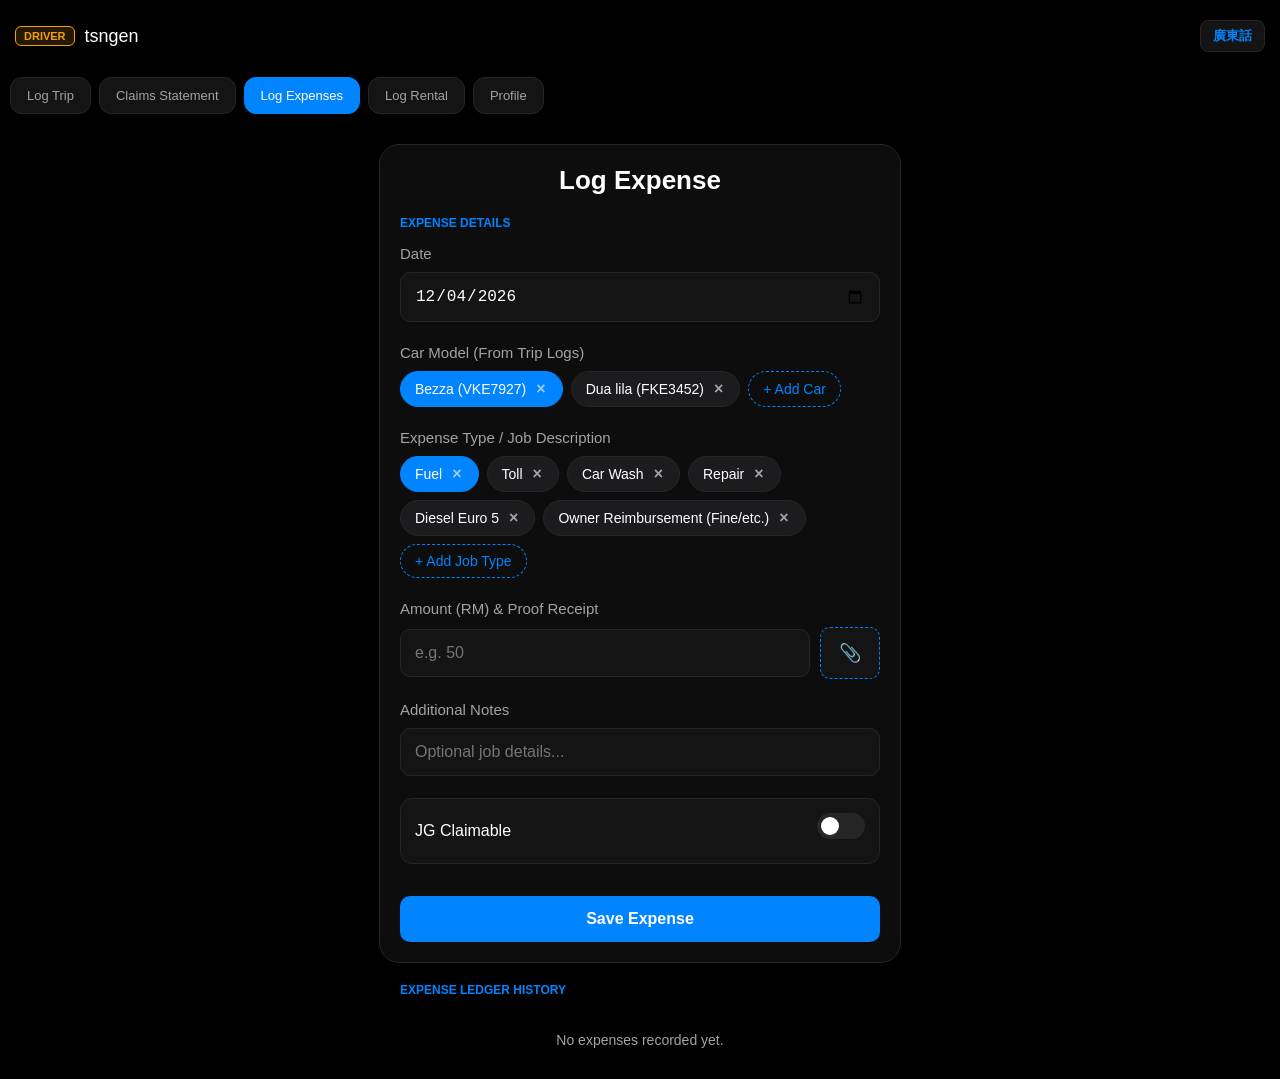
<file: expenses.html>
<!doctype html>
<html lang="en">
  <head>
    <meta charset="UTF-8" />
    <meta name="viewport" content="width=device-width, initial-scale=1.0" />
    <title>Driver Core - Log Expense</title>
    <style>
      :root {
        --bg-color: #000000;
        --card-bg: #0d0d0d;
        --input-bg: #141414;
        --border-color: #262626;
        --text-main: #ffffff;
        --text-muted: #a3a3a3;
        --primary-blue: #0084ff;
        --accent-orange: #f59e0b;
        --danger-red: #ef4444;
        --success-green: #22c55e;
        --chip-unselected: #1c1c1e;
      }

      body {
        font-family:
          -apple-system, BlinkMacSystemFont, "Segoe UI", Roboto, sans-serif;
        background-color: var(--bg-color);
        color: var(--text-main);
        margin: 0;
        padding: 10px;
      }

      .top-navbar {
        display: flex;
        align-items: center;
        justify-content: space-between;
        padding: 10px 5px;
        margin-bottom: 15px;
      }
      .user-info {
        display: flex;
        align-items: center;
        gap: 10px;
      }
      .badge-driver {
        background-color: rgba(245, 158, 11, 0.15);
        color: var(--accent-orange);
        border: 1px solid var(--accent-orange);
        font-size: 11px;
        font-weight: bold;
        padding: 3px 8px;
        border-radius: 6px;
        text-transform: uppercase;
      }
      .username {
        font-size: 18px;
        font-weight: 500;
      }
      .lang-toggle-btn {
        background: #141414;
        border: 1px solid var(--border-color);
        color: var(--primary-blue);
        padding: 6px 12px;
        border-radius: 8px;
        cursor: pointer;
        font-size: 13px;
        font-weight: bold;
      }

      .nav-tabs {
        display: flex;
        gap: 8px;
        overflow-x: auto;
        padding-bottom: 15px;
        margin-bottom: 15px;
        scrollbar-width: none;
      }
      .nav-tabs::-webkit-scrollbar {
        display: none;
      }

      .tab-btn {
        background-color: #141414;
        color: var(--text-muted);
        border: 1px solid var(--border-color);
        padding: 10px 16px;
        border-radius: 12px;
        font-size: 13px;
        white-space: nowrap;
        text-decoration: none;
        cursor: pointer;
      }
      .tab-btn.active {
        background-color: var(--primary-blue);
        color: #fff;
        border-color: var(--primary-blue);
      }

      .form-card {
        background-color: var(--card-bg);
        border: 1px solid var(--border-color);
        border-radius: 20px;
        padding: 20px;
        max-width: 480px;
        margin: 0 auto 20px auto;
      }

      h2.form-title {
        text-align: center;
        font-size: 26px;
        margin-top: 0;
        margin-bottom: 20px;
        font-weight: 600;
      }
      .section-label {
        color: var(--primary-blue);
        font-size: 12px;
        font-weight: bold;
        margin-bottom: 15px;
        text-transform: uppercase;
      }
      .form-group {
        margin-bottom: 22px;
      }
      label {
        display: block;
        margin-bottom: 10px;
        color: var(--text-muted);
        font-size: 15px;
      }

      .amount-upload-row {
        display: flex;
        gap: 10px;
        align-items: center;
      }
      .amount-upload-row input {
        flex: 1;
      }
      .upload-btn-wrapper {
        position: relative;
        overflow: hidden;
        display: inline-block;
      }
      .receipt-icon-btn {
        background-color: var(--input-bg);
        border: 1px dashed var(--primary-blue);
        color: var(--primary-blue);
        padding: 14px 18px;
        border-radius: 10px;
        font-size: 18px;
        font-weight: bold;
        cursor: pointer;
        display: flex;
        align-items: center;
        justify-content: center;
      }
      .receipt-icon-btn.has-file {
        border-color: var(--success-green);
        color: var(--success-green);
        background-color: rgba(34, 197, 94, 0.05);
      }
      .receipt-icon-btn input[type="file"] {
        position: absolute;
        font-size: 100px;
        opacity: 0;
        right: 0;
        top: 0;
        cursor: pointer;
      }

      .file-preview-pill {
        background-color: #141414;
        border: 1px solid var(--border-color);
        padding: 6px 12px;
        border-radius: 8px;
        font-size: 12px;
        margin-top: 8px;
        display: inline-flex;
        align-items: center;
        gap: 8px;
        color: var(--text-muted);
      }
      .file-preview-pill .clear-file-btn {
        color: var(--danger-red);
        cursor: pointer;
        font-weight: bold;
      }

      input[type="number"],
      input[type="date"],
      input[type="text"] {
        width: 100%;
        background-color: var(--input-bg);
        border: 1px solid var(--border-color);
        color: var(--text-main);
        padding: 14px;
        border-radius: 10px;
        box-sizing: border-box;
        font-size: 16px;
      }

      .chips-container {
        display: flex;
        flex-wrap: wrap;
        gap: 8px;
        margin-top: 5px;
      }
      .chip {
        background-color: var(--chip-unselected);
        color: var(--text-main);
        border: 1px solid var(--border-color);
        padding: 8px 14px;
        border-radius: 20px;
        font-size: 14px;
        display: inline-flex;
        align-items: center;
        gap: 8px;
        cursor: pointer;
        user-select: none;
        transition: background 0.2s;
      }
      .chip.selected {
        background-color: var(--primary-blue);
        border-color: var(--primary-blue);
      }
      .chip .close-x {
        color: rgba(255, 255, 255, 0.6);
        font-size: 16px;
        font-weight: bold;
        padding: 0 2px;
      }
      .chip .close-x:hover {
        color: var(--danger-red);
      }
      .add-chip-btn {
        background: transparent;
        color: var(--primary-blue);
        border: 1px dashed var(--primary-blue);
        padding: 8px 14px;
        border-radius: 20px;
        font-size: 14px;
        cursor: pointer;
        font-weight: 500;
      }

      .toggle-container {
        display: flex;
        justify-content: space-between;
        align-items: center;
        background-color: var(--input-bg);
        border: 1px solid var(--border-color);
        padding: 14px;
        border-radius: 12px;
      }

      .switch {
        position: relative;
        display: inline-block;
        width: 48px;
        height: 26px;
      }
      .switch input {
        opacity: 0;
        width: 0;
        height: 0;
      }
      .slider {
        position: absolute;
        cursor: pointer;
        top: 0;
        left: 0;
        right: 0;
        bottom: 0;
        background-color: #262626;
        transition: 0.3s;
        border-radius: 34px;
      }
      .slider:before {
        position: absolute;
        content: "";
        height: 18px;
        width: 18px;
        left: 4px;
        bottom: 4px;
        background-color: white;
        transition: 0.3s;
        border-radius: 50%;
      }
      input:checked + .slider {
        background-color: var(--primary-blue);
      }
      input:checked + .slider:before {
        transform: translateX(22px);
      }

      .submit-btn {
        width: 100%;
        background-color: var(--primary-blue);
        color: #ffffff;
        border: none;
        padding: 14px;
        border-radius: 10px;
        font-size: 16px;
        font-weight: bold;
        margin-top: 10px;
        cursor: pointer;
      }

      .history-feed {
        max-width: 480px;
        margin: 0 auto;
      }
      .history-item {
        background: #0f0f0f;
        border: 1px solid var(--border-color);
        padding: 14px;
        border-radius: 12px;
        margin-bottom: 10px;
        font-size: 14px;
        line-height: 1.5;
        position: relative;
      }
      .history-main-row {
        display: flex;
        justify-content: space-between;
        font-weight: bold;
        margin-bottom: 4px;
        padding-right: 60px;
      }
      .action-buttons-group {
        position: absolute;
        top: 12px;
        right: 12px;
        display: flex;
        gap: 12px;
        align-items: center;
      }
      .action-btn {
        background: transparent;
        border: none;
        cursor: pointer;
        font-size: 16px;
        padding: 0;
        line-height: 1;
      }
      .edit-btn {
        color: var(--accent-orange);
      }
      .remove-btn {
        color: var(--danger-red);
        font-size: 20px;
      }
    </style>
  </head>
  <body>
    <div class="top-navbar">
      <div class="user-info">
        <span class="badge-driver" id="lang-role">Driver</span>
        <span class="username">tsngen</span>
      </div>
      <div class="nav-right-group">
        <button
          class="lang-toggle-btn"
          id="langToggleBtn"
          onclick="toggleLanguage()"
        >
          廣東話
        </button>
      </div>
    </div>

    <div class="nav-tabs" id="mainNavigationRow">
      <button
        class="tab-btn"
        id="nav-log"
        onclick="window.location.href = 'index.html'"
      >
        Log Trip
      </button>
      <button
        class="tab-btn"
        id="nav-claims"
        onclick="window.location.href = 'claim.html'"
      >
        Claims Statement
      </button>
      <button
        class="tab-btn active"
        id="nav-expenses"
        onclick="window.location.href = 'expenses.html'"
      >
        Log Expenses
      </button>
      <button
        class="tab-btn"
        id="nav-rental"
        onclick="window.location.href = 'rental.html'"
      >
        Log Rental
      </button>
      <button
        class="tab-btn"
        id="nav-profile"
        onclick="alert('Module opening soon')"
      >
        Profile
      </button>
    </div>

    <div class="form-card">
      <h2 class="form-title" id="lang-form-title">Log Expense</h2>
      <div class="section-label" id="lang-sec-details">Expense Details</div>

      <div class="form-group">
        <label id="lang-lbl-date">Date</label>
        <input type="date" id="expenseDate" />
      </div>

      <div class="form-group">
        <label id="lang-lbl-car">Car Model</label>
        <div class="chips-container" id="carChipsContainer"></div>
      </div>

      <div class="form-group">
        <label id="lang-lbl-type">Expense Type / Job Description</label>
        <div class="chips-container" id="typeChipsContainer"></div>
      </div>

      <div class="form-group">
        <label id="lang-lbl-amount">Amount (RM) & Proof Receipt</label>
        <div class="amount-upload-row">
          <input
            type="number"
            id="expenseAmount"
            placeholder="e.g. 50"
            inputmode="numeric"
          />

          <div class="upload-btn-wrapper">
            <button class="receipt-icon-btn" id="receiptUiBtn">
              📎
              <input
                type="file"
                id="receiptFileInput"
                accept="image/*,application/pdf"
                onchange="handleFileSelected(this)"
              />
            </button>
          </div>
        </div>
        <div id="filePreviewContainer"></div>
      </div>

      <div class="form-group">
        <label id="lang-lbl-notes">Additional Notes</label>
        <input
          type="text"
          id="expenseNotes"
          placeholder="Optional job details..."
        />
      </div>

      <div class="form-group">
        <div class="toggle-container">
          <span
            class="toggle-label"
            id="lang-lbl-claimable"
            style="color: var(--text-main); font-size: 16px"
            >JG Claimable</span
          >
          <label class="switch">
            <input type="checkbox" id="jgClaimableToggle" />
            <span class="slider"></span>
          </label>
        </div>
      </div>

      <button
        class="submit-btn"
        id="submitExpenseBtn"
        onclick="saveExpenseLocal()"
      >
        Save Expense
      </button>
    </div>

    <div class="history-feed">
      <div class="section-label" id="lang-sec-history">Expense History</div>
      <div id="expenseHistoryFeed"></div>
    </div>

    <script>
      let currentLang = localStorage.getItem("preferredLanguage") || "en";

      let carModels = [];
      let expenseTypes = [
        "Fuel",
        "Toll",
        "Car Wash",
        "Repair",
        "Diesel Euro 5",
        "Owner Reimbursement", // Added Car Owner Reimbursement context category
      ];

      let selectedCarIndex = 0;
      let selectedType = "Fuel";
      let base64ReceiptData = "";
      let receiptFileName = "";
      let editingExpenseId = null;

      const translations = {
        en: {
          role: "DRIVER",
          navLog: "Log Trip",
          navClaims: "Claims Statement",
          navExpenses: "Log Expenses",
          navRental: "Log Rental",
          navProfile: "Profile",
          formTitle: "Log Expense",
          secDetails: "Expense Details",
          lblDate: "Date",
          lblCar: "Car Model (From Trip Logs)",
          lblType: "Expense Type / Job Description",
          lblAmount: "Amount (RM) & Proof Receipt",
          lblNotes: "Additional Notes",
          lblClaimable: "JG Claimable",
          btnSave: "Save Expense",
          btnUpdate: "Update Expense Entry",
          secHistory: "Expense Ledger History",
          amtPlaceholder: "e.g. 50",
          notesPlaceholder: "Optional job details...",
          alertMissing: "Please enter the amount and select the tags!",
          alertSaved: "Expense recorded successfully!",
          noRecords: "No expenses recorded yet.",
          claimBadge: "JG Claimable",
          nonClaimBadge: "Personal Cost",
          reimburseBadge: "Owner Reimburse",
          addCarPrompt: "Enter new Car Model:",
          addPlatePrompt: "Enter Plate Number:",
          addTypePrompt: "Enter new Type:",
        },
        zh: {
          role: "司機",
          navLog: "記錄行程",
          navClaims: "報銷明細",
          navExpenses: "記錄開支",
          navRental: "記錄租金",
          navProfile: "個人資料",
          formTitle: "記錄費用支出",
          secDetails: "開支詳情",
          lblDate: "日期",
          lblCar: "車型款式",
          lblType: "費用類型 / 工作描述",
          lblAmount: "金額 (RM) 及 單據附件",
          lblNotes: "額外備註",
          lblClaimable: "向 JG 報銷",
          btnSave: "儲存開支",
          btnUpdate: "更新費用記錄",
          secHistory: "開支歷史總賬",
          amtPlaceholder: "例如: 50",
          notesPlaceholder: "可選填工作細節...",
          alertMissing: "請輸入開支金額並選擇標籤！",
          alertSaved: "費用支出記錄已成功處理！",
          noRecords: "尚無開支記錄。",
          claimBadge: "可向 JG 報銷",
          nonClaimBadge: "自付開支",
          reimburseBadge: "車主墊付返還",
          addCarPrompt: "輸入新車型款式:",
          addPlatePrompt: "輸入車牌號碼:",
          addTypePrompt: "輸入新費用種類:",
        },
      };

      document.getElementById("expenseDate").value = new Date()
        .toISOString()
        .split("T")[0];

      function loadCarsFromTripLogs() {
        const savedTrips = JSON.parse(localStorage.getItem("savedTrips")) || [];
        const uniqueCarsMap = new Map();

        savedTrips.forEach((trip) => {
          const model = trip.carModel || trip.car || "";
          const plate = trip.plateNumber || trip.plate || "";
          if (model.trim() !== "") {
            const uniqueKey = `${model.trim()}_${plate.trim()}`;
            if (!uniqueCarsMap.has(uniqueKey)) {
              uniqueCarsMap.set(uniqueKey, {
                model: model.trim(),
                plate: plate.trim().toUpperCase(),
              });
            }
          }
        });

        carModels = Array.from(uniqueCarsMap.values());
        if (carModels.length === 0) {
          carModels = [
            { model: "Bezza", plate: "VKE7927" },
            { model: "Dua lila", plate: "FKE3452" },
          ];
        }
      }

      function handleFileSelected(input) {
        const file = input.files[0];
        if (!file) return;

        receiptFileName = file.name;
        const reader = new FileReader();
        reader.onload = function (e) {
          base64ReceiptData = e.target.result;
          document.getElementById("receiptUiBtn").classList.add("has-file");

          let previewContainer = document.getElementById(
            "filePreviewContainer",
          );
          previewContainer.innerHTML = `
            <div class="file-preview-pill">
              📎 ${file.name.length > 25 ? file.name.substring(0, 22) + "..." : file.name} 
              <span class="clear-file-btn" onclick="clearAttachedFile()">&times;</span>
            </div>
          `;
        };
        reader.readAsDataURL(file);
      }

      function clearAttachedFile() {
        base64ReceiptData = "";
        receiptFileName = "";
        document.getElementById("receiptFileInput").value = "";
        document.getElementById("receiptUiBtn").classList.remove("has-file");
        document.getElementById("filePreviewContainer").innerHTML = "";
      }

      function toggleLanguage() {
        currentLang = currentLang === "en" ? "zh" : "en";
        localStorage.setItem("preferredLanguage", currentLang);
        updateToggleBtnText();
        applyTranslations();
      }

      function updateToggleBtnText() {
        const btn = document.getElementById("langToggleBtn");
        if (btn) btn.innerText = currentLang === "en" ? "廣東話" : "English";
      }

      function applyTranslations() {
        const t = translations[currentLang];

        document.getElementById("lang-role").innerText = t.role;
        document.getElementById("nav-log").innerText = t.navLog;
        document.getElementById("nav-claims").innerText = t.navClaims;
        document.getElementById("nav-expenses").innerText = t.navExpenses;
        document.getElementById("nav-rental").innerText = t.navRental;
        document.getElementById("nav-profile").innerText = t.navProfile;

        document.getElementById("lang-form-title").innerText = t.formTitle;
        document.getElementById("lang-sec-details").innerText = t.secDetails;
        document.getElementById("lang-lbl-date").innerText = t.lblDate;
        document.getElementById("lang-lbl-car").innerText = t.lblCar;
        document.getElementById("lang-lbl-type").innerText = t.lblType;
        document.getElementById("lang-lbl-amount").innerText = t.lblAmount;
        document.getElementById("lang-lbl-notes").innerText = t.lblNotes;
        document.getElementById("lang-lbl-claimable").innerText =
          t.lblClaimable;

        document.getElementById("submitExpenseBtn").innerText = editingExpenseId
          ? t.btnUpdate
          : t.btnSave;
        document.getElementById("lang-sec-history").innerText = t.secHistory;

        document.getElementById("expenseAmount").placeholder = t.amtPlaceholder;
        document.getElementById("expenseNotes").placeholder =
          t.notesPlaceholder;

        renderChips();
        renderExpenseFeed();
      }

      function renderChips() {
        const carContainer = document.getElementById("carChipsContainer");
        carContainer.innerHTML = "";
        carModels.forEach((carObj, index) => {
          const isSelected = index === selectedCarIndex ? "selected" : "";
          const displayString = carObj.plate
            ? `${carObj.model} (${carObj.plate})`
            : carObj.model;
          carContainer.innerHTML += `
            <div class="chip ${isSelected}" onclick="selectCar(${index})">
              ${displayString} <span class="close-x" onclick="removeCarItem(event, ${index})">&times;</span>
            </div>
          `;
        });
        carContainer.innerHTML += `<button class="add-chip-btn" onclick="addNewCar()">+ Add Car</button>`;

        const typeContainer = document.getElementById("typeChipsContainer");
        typeContainer.innerHTML = "";
        expenseTypes.forEach((type) => {
          const isSelected = type === selectedType ? "selected" : "";
          // Localized readable conversion string adjustments for system readability
          let displayType = type;
          if (type === "Owner Reimbursement") {
            displayType =
              currentLang === "en"
                ? "Owner Reimbursement (Fine/etc.)"
                : "車主墊付返還 (罰單/等)";
          }

          typeContainer.innerHTML += `
            <div class="chip ${isSelected}" onclick="selectType('${type}')">
              ${displayType} <span class="close-x" onclick="removeTypeItem(event, '${type}')">&times;</span>
            </div>
          `;
        });
        typeContainer.innerHTML += `<button class="add-chip-btn" onclick="addNewType()">+ Add Job Type</button>`;
      }

      function selectCar(index) {
        selectedCarIndex = index;
        renderChips();
      }

      function selectType(type) {
        selectedType = type;
        renderChips();

        // Smart automatic feature logic: If Owner Reimbursement is selected, turn OFF JG Claimable automatically
        if (type === "Owner Reimbursement") {
          document.getElementById("jgClaimableToggle").checked = false;
        }
      }

      function addNewCar() {
        const modelName = prompt(translations[currentLang].addCarPrompt);
        if (modelName && modelName.trim() !== "") {
          const plateNumber = prompt(translations[currentLang].addPlatePrompt);
          if (plateNumber && plateNumber.trim() !== "") {
            carModels.push({
              model: modelName.trim(),
              plate: plateNumber.trim().toUpperCase(),
            });
            selectedCarIndex = carModels.length - 1;
            renderChips();
          }
        }
      }

      function addNewType() {
        const name = prompt(translations[currentLang].addTypePrompt);
        if (name && name.trim() !== "") {
          expenseTypes.push(name.trim());
          selectedType = name.trim();
          renderChips();
        }
      }

      function removeCarItem(event, index) {
        event.stopPropagation();
        if (carModels.length <= 1) return;
        carModels.splice(index, 1);
        if (selectedCarIndex >= carModels.length) selectedCarIndex = 0;
        renderChips();
      }

      function removeTypeItem(event, type) {
        event.stopPropagation();
        if (expenseTypes.length <= 1) return;
        expenseTypes = expenseTypes.filter((item) => item !== type);
        if (selectedType === type) selectedType = expenseTypes[0];
        renderChips();
      }

      function startEditExpense(id) {
        let existingExpenses =
          JSON.parse(localStorage.getItem("savedExpenses")) || [];
        const target = existingExpenses.find((item) => item.id === id);
        if (!target) return;

        editingExpenseId = id;
        document.getElementById("expenseDate").value = target.date;
        document.getElementById("expenseAmount").value = target.amount;
        document.getElementById("expenseNotes").value = target.rawNotes || "";
        document.getElementById("jgClaimableToggle").checked =
          target.jgClaimable;

        const carMatchIndex = carModels.findIndex(
          (c) =>
            c.model === target.rawCarModel && c.plate === target.rawCarPlate,
        );
        if (carMatchIndex !== -1) {
          selectedCarIndex = carMatchIndex;
        } else if (target.rawCarModel) {
          carModels.push({
            model: target.rawCarModel,
            plate: target.rawCarPlate || "",
          });
          selectedCarIndex = carModels.length - 1;
        }

        if (expenseTypes.includes(target.rawExpenseType)) {
          selectedType = target.rawExpenseType;
        } else if (target.rawExpenseType) {
          expenseTypes.push(target.rawExpenseType);
          selectedType = target.rawExpenseType;
        }

        if (target.receiptFile) {
          base64ReceiptData = target.receiptFile;
          receiptFileName = target.receiptName || "Attachment";
          document.getElementById("receiptUiBtn").classList.add("has-file");
          document.getElementById("filePreviewContainer").innerHTML = `
            <div class="file-preview-pill">
              📎 ${receiptFileName} <span class="clear-file-btn" onclick="clearAttachedFile()">&times;</span>
            </div>
          `;
        } else {
          clearAttachedFile();
        }

        document.getElementById("submitExpenseBtn").innerText =
          translations[currentLang].btnUpdate;
        window.scrollTo({ top: 0, behavior: "smooth" });
        renderChips();
      }

      function saveExpenseLocal() {
        const amt = document.getElementById("expenseAmount").value;
        const notes = document.getElementById("expenseNotes").value;
        const t = translations[currentLang];

        const activeCarObj = carModels[selectedCarIndex];
        if (!amt || !activeCarObj || !selectedType) {
          alert(t.alertMissing);
          return;
        }

        const displayCar = activeCarObj.plate
          ? `${activeCarObj.model} - ${activeCarObj.plate}`
          : activeCarObj.model;
        const fullDescription = `[${displayCar}] ${selectedType} ${notes ? " (" + notes + ")" : ""}`;

        let existingExpenses =
          JSON.parse(localStorage.getItem("savedExpenses")) || [];

        const expenseData = {
          id: editingExpenseId ? editingExpenseId : Date.now(),
          date: document.getElementById("expenseDate").value,
          amount: parseFloat(amt).toFixed(2),
          description: fullDescription,
          jgClaimable: document.getElementById("jgClaimableToggle").checked,
          receiptFile: base64ReceiptData,
          receiptName: receiptFileName,
          rawCarModel: activeCarObj.model,
          rawCarPlate: activeCarObj.plate,
          rawExpenseType: selectedType,
          rawNotes: notes,
        };

        if (editingExpenseId) {
          existingExpenses = existingExpenses.map((item) =>
            item.id === editingExpenseId ? expenseData : item,
          );
          editingExpenseId = null;
        } else {
          existingExpenses.unshift(expenseData);
        }

        localStorage.setItem("savedExpenses", JSON.stringify(existingExpenses));

        document.getElementById("expenseAmount").value = "";
        document.getElementById("expenseNotes").value = "";
        document.getElementById("jgClaimableToggle").checked = false;
        clearAttachedFile();

        alert(t.alertSaved);
        document.getElementById("submitExpenseBtn").innerText = t.btnSave;

        // Reset selected category back to standard default
        selectedType = "Fuel";
        renderChips();
        renderExpenseFeed();
      }

      function removeExpenseItem(itemId) {
        let existingExpenses =
          JSON.parse(localStorage.getItem("savedExpenses")) || [];
        existingExpenses = existingExpenses.filter(
          (item) => item.id !== itemId,
        );
        localStorage.setItem("savedExpenses", JSON.stringify(existingExpenses));
        renderExpenseFeed();
      }

      function renderExpenseFeed() {
        const feedContainer = document.getElementById("expenseHistoryFeed");
        const existingExpenses =
          JSON.parse(localStorage.getItem("savedExpenses")) || [];
        const t = translations[currentLang];

        feedContainer.innerHTML = "";

        if (existingExpenses.length === 0) {
          feedContainer.innerHTML = `<div style="text-align:center; padding:20px; color:var(--text-muted); font-size:14px;">${t.noRecords}</div>`;
          return;
        }

        existingExpenses.forEach((item) => {
          let claimStatusText = item.jgClaimable
            ? t.claimBadge
            : t.nonClaimBadge;
          let claimStatusColor = item.jgClaimable
            ? "var(--primary-blue)"
            : "var(--text-muted)";

          // Custom color coding formatting if the recorded object type is a Car Owner Reimbursement liability
          if (item.rawExpenseType === "Owner Reimbursement") {
            claimStatusText = t.reimburseBadge;
            claimStatusColor = "var(--accent-orange)";
          }

          const hasPaper = item.receiptFile
            ? `<span style="color: var(--success-green); margin-left:8px;">📎 Proof</span>`
            : "";

          feedContainer.innerHTML += `
            <div class="history-item">
              <div class="action-buttons-group">
                <button class="action-btn edit-btn" onclick="startEditExpense(${item.id})">✏️</button>
                <button class="action-btn remove-btn" onclick="removeExpenseItem(${item.id})">&times;</button>
              </div>
              <div class="history-content">
                <div class="history-main-row">
                  <span>RM ${item.amount} ${hasPaper}</span>
                  <span style="color: ${claimStatusColor}; font-size: 12px; border: 1px solid ${claimStatusColor}; padding: 1px 6px; border-radius: 4px;">${claimStatusText}</span>
                </div>
                <div style="color: var(--text-muted); font-size: 13px; margin-top: 4px;">
                  <strong>${t.lblDate}:</strong> ${item.date}
                </div>
                <div style="color: #737373; font-size: 12px; margin-top: 4px; font-style: italic;">
                  "${item.description}"
                </div>
              </div>
            </div>
          `;
        });
      }

      loadCarsFromTripLogs();
      updateToggleBtnText();
      applyTranslations();
    </script>
  </body>
</html>
</file>
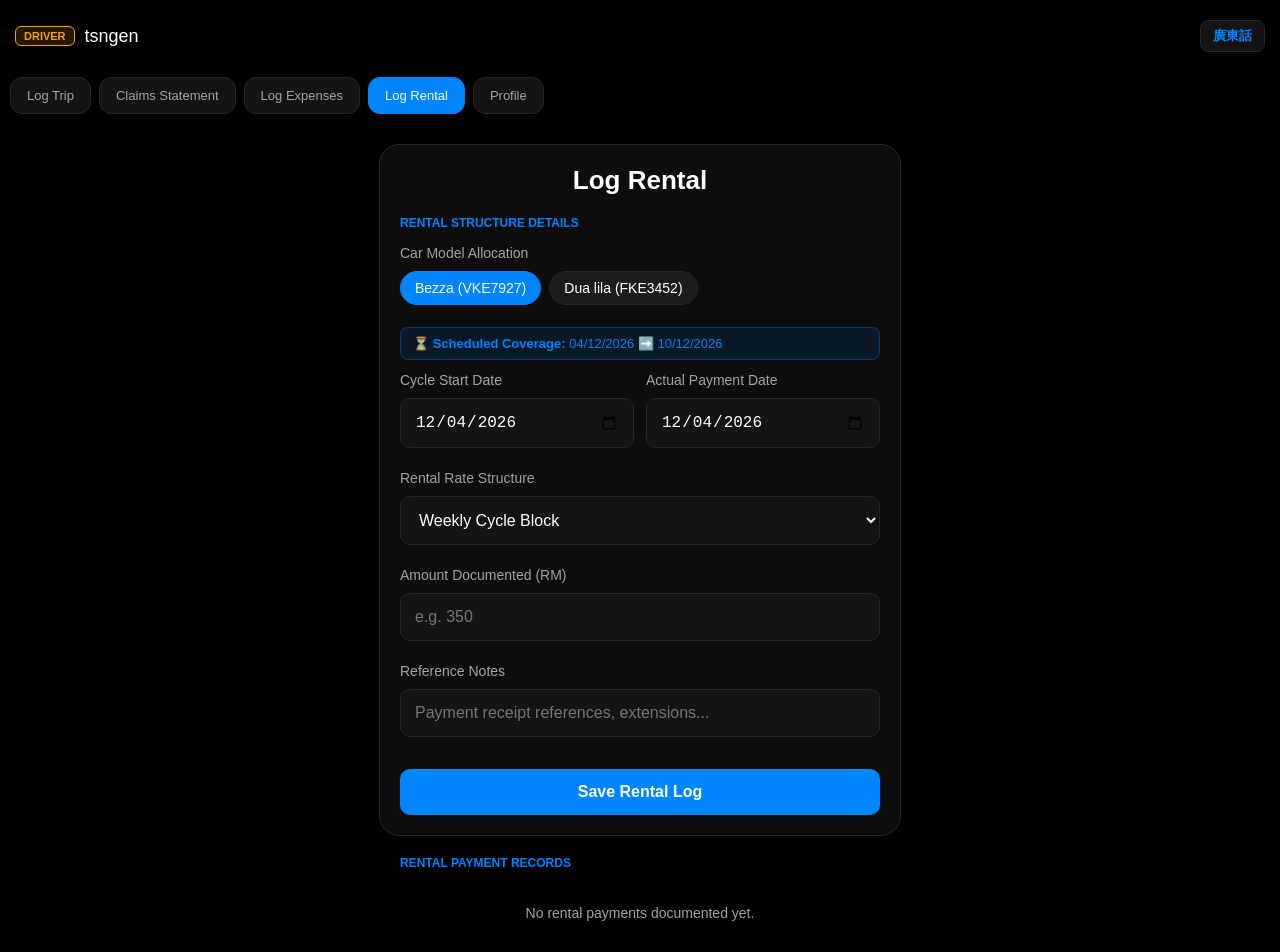
<file: rental.html>
<!doctype html>
<html lang="en">
  <head>
    <meta charset="UTF-8" />
    <meta name="viewport" content="width=device-width, initial-scale=1.0" />
    <title>Driver Core - Log Rental</title>
    <style>
      :root {
        --bg-color: #000000;
        --card-bg: #0d0d0d;
        --input-bg: #141414;
        --border-color: #262626;
        --text-main: #ffffff;
        --text-muted: #a3a3a3;
        --primary-blue: #0084ff;
        --accent-orange: #f59e0b;
        --danger-red: #ef4444;
        --success-green: #22c55e;
        --chip-unselected: #1c1c1e;
      }

      body {
        font-family:
          -apple-system, BlinkMacSystemFont, "Segoe UI", Roboto, sans-serif;
        background-color: var(--bg-color);
        color: var(--text-main);
        margin: 0;
        padding: 10px;
      }

      .top-navbar {
        display: flex;
        align-items: center;
        justify-content: space-between;
        padding: 10px 5px;
        margin-bottom: 15px;
      }
      .user-info {
        display: flex;
        align-items: center;
        gap: 10px;
      }
      .badge-driver {
        background-color: rgba(245, 158, 11, 0.15);
        color: var(--accent-orange);
        border: 1px solid var(--accent-orange);
        font-size: 11px;
        font-weight: bold;
        padding: 3px 8px;
        border-radius: 6px;
        text-transform: uppercase;
      }
      .username {
        font-size: 18px;
        font-weight: 500;
      }
      .lang-toggle-btn {
        background: #141414;
        border: 1px solid var(--border-color);
        color: var(--primary-blue);
        padding: 6px 12px;
        border-radius: 8px;
        cursor: pointer;
        font-size: 13px;
        font-weight: bold;
      }

      .nav-tabs {
        display: flex;
        gap: 8px;
        overflow-x: auto;
        padding-bottom: 15px;
        margin-bottom: 15px;
        scrollbar-width: none;
      }
      .nav-tabs::-webkit-scrollbar {
        display: none;
      }

      .tab-btn {
        background-color: #141414;
        color: var(--text-muted);
        border: 1px solid var(--border-color);
        padding: 10px 16px;
        border-radius: 12px;
        font-size: 13px;
        white-space: nowrap;
        text-decoration: none;
        cursor: pointer;
      }
      .tab-btn.active {
        background-color: var(--primary-blue);
        color: #fff;
        border-color: var(--primary-blue);
      }

      .form-card {
        background-color: var(--card-bg);
        border: 1px solid var(--border-color);
        border-radius: 20px;
        padding: 20px;
        max-width: 480px;
        margin: 0 auto 20px auto;
      }

      h2.form-title {
        text-align: center;
        font-size: 26px;
        margin-top: 0;
        margin-bottom: 20px;
        font-weight: 600;
      }
      .section-label {
        color: var(--primary-blue);
        font-size: 12px;
        font-weight: bold;
        margin-bottom: 15px;
        text-transform: uppercase;
      }
      .form-group {
        margin-bottom: 22px;
      }
      .date-grid {
        display: grid;
        grid-template-columns: 1fr 1fr;
        gap: 12px;
      }
      label {
        display: block;
        margin-bottom: 10px;
        color: var(--text-muted);
        font-size: 14px;
      }

      .cycle-helper-badge {
        background-color: rgba(0, 132, 255, 0.1);
        border: 1px solid rgba(0, 132, 255, 0.3);
        color: var(--primary-blue);
        padding: 8px 12px;
        border-radius: 8px;
        font-size: 13px;
        margin-bottom: 12px;
        display: block;
        font-weight: 500;
      }

      input[type="number"],
      input[type="date"],
      input[type="text"],
      select {
        width: 100%;
        background-color: var(--input-bg);
        border: 1px solid var(--border-color);
        color: var(--text-main);
        padding: 14px;
        border-radius: 10px;
        box-sizing: border-box;
        font-size: 16px;
      }

      .chips-container {
        display: flex;
        flex-wrap: wrap;
        gap: 8px;
        margin-top: 5px;
      }
      .chip {
        background-color: var(--chip-unselected);
        color: var(--text-main);
        border: 1px solid var(--border-color);
        padding: 8px 14px;
        border-radius: 20px;
        font-size: 14px;
        display: inline-flex;
        align-items: center;
        gap: 8px;
        cursor: pointer;
        user-select: none;
      }
      .chip.selected {
        background-color: var(--primary-blue);
        border-color: var(--primary-blue);
      }

      .submit-btn {
        width: 100%;
        background-color: var(--primary-blue);
        color: #ffffff;
        border: none;
        padding: 14px;
        border-radius: 10px;
        font-size: 16px;
        font-weight: bold;
        margin-top: 10px;
        cursor: pointer;
      }

      .history-feed {
        max-width: 480px;
        margin: 0 auto;
      }
      .history-item {
        background: #0f0f0f;
        border: 1px solid var(--border-color);
        padding: 14px;
        border-radius: 12px;
        margin-bottom: 10px;
        font-size: 14px;
        line-height: 1.5;
        position: relative;
      }
      .history-main-row {
        display: flex;
        justify-content: space-between;
        font-weight: bold;
        margin-bottom: 6px;
      }
      .action-buttons-group {
        position: absolute;
        top: 12px;
        right: 12px;
        display: flex;
        gap: 12px;
        align-items: center;
      }
      .action-btn {
        background: transparent;
        border: none;
        cursor: pointer;
        padding: 0;
      }
      .edit-btn {
        color: var(--accent-orange);
        font-size: 15px;
      }
      .remove-btn {
        color: var(--danger-red);
        font-size: 20px;
      }
      .date-meta-info {
        font-size: 12px;
        color: var(--text-muted);
        margin-top: 4px;
      }
    </style>
  </head>
  <body>
    <div class="top-navbar">
      <div class="user-info">
        <span class="badge-driver" id="lang-role">Driver</span>
        <span class="username">tsngen</span>
      </div>
      <div>
        <button
          class="lang-toggle-btn"
          id="langToggleBtn"
          onclick="toggleLanguage()"
        >
          廣東話
        </button>
      </div>
    </div>

    <div class="nav-tabs" id="mainNavigationRow">
      <button
        class="tab-btn"
        id="nav-log"
        onclick="window.location.href = 'index.html'"
      >
        Log Trip
      </button>
      <button
        class="tab-btn"
        id="nav-claims"
        onclick="window.location.href = 'claim.html'"
      >
        Claims Statement
      </button>
      <button
        class="tab-btn"
        id="nav-expenses"
        onclick="window.location.href = 'expenses.html'"
      >
        Log Expenses
      </button>
      <button
        class="tab-btn active"
        id="nav-rental"
        onclick="window.location.href = 'rental.html'"
      >
        Log Rental
      </button>
      <button
        class="tab-btn"
        id="nav-profile"
        onclick="alert('Module opening soon')"
      >
        Profile
      </button>
    </div>

    <div class="form-card">
      <h2 class="form-title" id="lang-form-title">Log Rental</h2>
      <div class="section-label" id="lang-sec-details">
        Rental Agreement Terms
      </div>

      <!-- Car Model Reference Selection -->
      <div class="form-group">
        <label id="lang-lbl-car">Car Model Allocation</label>
        <div class="chips-container" id="rentalCarChipsContainer"></div>
      </div>

      <!-- Smart calculated schedule preview badge -->
      <div id="cycleCalculationPreview" class="cycle-helper-badge">
        Calculating cycle parameters...
      </div>

      <!-- Date Configuration Mapping -->
      <div class="form-group date-grid">
        <div>
          <label id="lang-lbl-start-date">Cycle Start Date</label>
          <input
            type="date"
            id="rentalCycleStartDate"
            onchange="calculatePeriodRange()"
          />
        </div>
        <div>
          <label id="lang-lbl-payment-date">Actual Payment Date</label>
          <input type="date" id="rentalPaymentDate" />
        </div>
      </div>

      <div class="form-group">
        <label id="lang-lbl-rate-type">Rental Rate Structure</label>
        <select id="rentalRateType" onchange="handleRateTypeChange()">
          <option value="Daily">Daily Basis Rate</option>
          <option value="Weekly" selected>Weekly Cycle Block</option>
          <option value="Monthly">Monthly Cycle Block</option>
        </select>
      </div>

      <div class="form-group">
        <label id="lang-lbl-amount">Amount Documented (RM)</label>
        <input
          type="number"
          id="rentalAmount"
          placeholder="e.g. 350"
          inputmode="numeric"
        />
      </div>

      <div class="form-group">
        <label id="lang-lbl-notes">Reference Notes</label>
        <input
          type="text"
          id="rentalNotes"
          placeholder="Payment receipt references, extensions..."
        />
      </div>

      <button
        class="submit-btn"
        id="submitRentalBtn"
        onclick="saveRentalLocal()"
      >
        Save Rental Log
      </button>
    </div>

    <div class="history-feed">
      <div class="section-label" id="lang-sec-history">
        Rental Payment Records
      </div>
      <div id="rentalHistoryFeed"></div>
    </div>

    <script>
      let currentLang = localStorage.getItem("preferredLanguage") || "en";

      let carModels = [];
      let selectedCarIndex = 0;
      let editingRentalId = null;

      const translations = {
        en: {
          role: "DRIVER",
          navLog: "Log Trip",
          navClaims: "Claims Statement",
          navExpenses: "Log Expenses",
          navRental: "Log Rental",
          navProfile: "Profile",
          formTitle: "Log Rental",
          secDetails: "Rental Structure Details",
          lblCar: "Car Model Allocation",
          lblStartDate: "Cycle Start Date",
          lblPaymentDate: "Actual Payment Date",
          lblRateType: "Rental Rate Structure",
          lblAmount: "Amount Documented (RM)",
          lblNotes: "Reference Notes",
          btnSave: "Save Rental Log",
          btnUpdate: "Update Rental Record",
          secHistory: "Rental Payment Records",
          amtPlaceholder: "e.g. 350",
          notesPlaceholder: "Payment receipt references, extensions...",
          alertMissing:
            "Please fill in the documented amount and verify car selection!",
          alertSaved: "Rental entry recorded successfully!",
          noRecords: "No rental payments documented yet.",
          optDaily: "Daily Basis Rate",
          optWeekly: "Weekly Cycle Block",
          optMonthly: "Monthly Cycle Block",
          prefixCycleText: "Scheduled Coverage: ",
        },
        zh: {
          role: "司機",
          navLog: "記錄行程",
          navClaims: "報銷明細",
          navExpenses: "記錄開支",
          navRental: "記錄租金",
          navProfile: "個人資料",
          formTitle: "記錄租金繳付",
          secDetails: "租賃結構與條款",
          lblCar: "分配使用車型",
          lblStartDate: "租期起算日 (Cycle Start)",
          lblPaymentDate: "實際付款日期",
          lblRateType: "計費週率結構",
          lblAmount: "已付租金金額 (RM)",
          lblNotes: "參考備註",
          btnSave: "儲存租金記錄",
          btnUpdate: "更新租金記錄",
          secHistory: "已登記租金流水賬",
          amtPlaceholder: "例如: 350",
          notesPlaceholder: "收據憑證單號、續約期備註...",
          alertMissing: "請填寫租金總額並確認分配車型！",
          alertSaved: "租金繳付賬目已成功存檔！",
          noRecords: "尚無已登記的租金記錄。",
          optDaily: "按日計費率",
          optWeekly: "按週結構計費",
          optMonthly: "按月結構計費",
          prefixCycleText: "預計覆蓋租期周期: ",
        },
      };

      const todayString = new Date().toISOString().split("T")[0];
      document.getElementById("rentalPaymentDate").value = todayString;

      function loadCarsFromTripLogs() {
        const savedTrips = JSON.parse(localStorage.getItem("savedTrips")) || [];
        const uniqueCarsMap = new Map();

        savedTrips.forEach((trip) => {
          const model = trip.carModel || trip.car || "";
          const plate = trip.plateNumber || trip.plate || "";
          if (model.trim() !== "") {
            const uniqueKey = `${model.trim()}_${plate.trim()}`;
            if (!uniqueCarsMap.has(uniqueKey)) {
              uniqueCarsMap.set(uniqueKey, {
                model: model.trim(),
                plate: plate.trim().toUpperCase(),
              });
            }
          }
        });

        carModels = Array.from(uniqueCarsMap.values());
        if (carModels.length === 0) {
          carModels = [
            { model: "Bezza", plate: "VKE7927" },
            { model: "Dua lila", plate: "FKE3452" },
          ];
        }
      }

      function toggleLanguage() {
        currentLang = currentLang === "en" ? "zh" : "en";
        localStorage.setItem("preferredLanguage", currentLang);
        updateToggleBtnText();
        applyTranslations();
      }

      function updateToggleBtnText() {
        const btn = document.getElementById("langToggleBtn");
        if (btn) btn.innerText = currentLang === "en" ? "廣東話" : "English";
      }

      function applyTranslations() {
        const t = translations[currentLang];

        document.getElementById("lang-role").innerText = t.role;
        document.getElementById("nav-log").innerText = t.navLog;
        document.getElementById("nav-claims").innerText = t.navClaims;
        document.getElementById("nav-expenses").innerText = t.navExpenses;
        document.getElementById("nav-rental").innerText = t.navRental;
        document.getElementById("nav-profile").innerText = t.navProfile;

        document.getElementById("lang-form-title").innerText = t.formTitle;
        document.getElementById("lang-sec-details").innerText = t.secDetails;
        document.getElementById("lang-lbl-car").innerText = t.lblCar;
        document.getElementById("lang-lbl-start-date").innerText =
          t.lblStartDate;
        document.getElementById("lang-lbl-payment-date").innerText =
          t.lblPaymentDate;
        document.getElementById("lang-lbl-rate-type").innerText = t.lblRateType;
        document.getElementById("lang-lbl-amount").innerText = t.lblAmount;
        document.getElementById("lang-lbl-notes").innerText = t.lblNotes;

        document.getElementById("submitRentalBtn").innerText = editingRentalId
          ? t.btnUpdate
          : t.btnSave;
        document.getElementById("lang-sec-history").innerText = t.secHistory;

        document.getElementById("rentalAmount").placeholder = t.amtPlaceholder;
        document.getElementById("rentalNotes").placeholder = t.notesPlaceholder;

        const selectRate = document.getElementById("rentalRateType");
        const currentSelVal = selectRate.value;
        selectRate.innerHTML = `
          <option value="Daily">${t.optDaily}</option>
          <option value="Weekly">${t.optWeekly}</option>
          <option value="Monthly">${t.optMonthly}</option>
        `;
        selectRate.value = currentSelVal;

        renderCarChips();
        calculatePeriodRange();
        renderRentalFeed();
      }

      function renderCarChips() {
        const container = document.getElementById("rentalCarChipsContainer");
        container.innerHTML = "";
        carModels.forEach((carObj, index) => {
          const isSelected = index === selectedCarIndex ? "selected" : "";
          const displayStr = carObj.plate
            ? `${carObj.model} (${carObj.plate})`
            : carObj.model;
          container.innerHTML += `
            <div class="chip ${isSelected}" onclick="selectCar(${index})">${displayStr}</div>
          `;
        });
      }

      function selectCar(index) {
        selectedCarIndex = index;
        renderCarChips();
        setSmartDefaultStartDate();
      }

      // Automatically find out the next logical timeline start block based on historic data
      function setSmartDefaultStartDate() {
        if (editingRentalId) return; // Prevent overwriting during modification

        const activeCar = carModels[selectedCarIndex];
        const savedRentals =
          JSON.parse(localStorage.getItem("savedRentals")) || [];

        // Find most recent item logged for this individual asset configuration
        const filtered = savedRentals.filter(
          (r) =>
            r.rawCarModel === activeCar.model &&
            r.rawCarPlate === activeCar.plate,
        );

        if (filtered.length > 0) {
          const lastRecord = filtered[0];
          if (lastRecord.calculatedEndDate) {
            // Day right after last block execution closed out
            let lastEnd = new Date(lastRecord.calculatedEndDate);
            lastEnd.setDate(lastEnd.getDate() + 1);
            document.getElementById("rentalCycleStartDate").value = lastEnd
              .toISOString()
              .split("T")[0];
            calculatePeriodRange();
            return;
          }
        }
        document.getElementById("rentalCycleStartDate").value = todayString;
        calculatePeriodRange();
      }

      function handleRateTypeChange() {
        const rateType = document.getElementById("rentalRateType").value;
        const amtField = document.getElementById("rentalAmount");
        if (rateType === "Daily") amtField.placeholder = "e.g. 50";
        else if (rateType === "Weekly") amtField.placeholder = "e.g. 350";
        else amtField.placeholder = "e.g. 1400";

        calculatePeriodRange();
      }

      // Processes "From Day X to Day Y" math transparently to avoid calculation chaos
      function calculatePeriodRange() {
        const startDateVal = document.getElementById(
          "rentalCycleStartDate",
        ).value;
        const rateType = document.getElementById("rentalRateType").value;
        const previewElement = document.getElementById(
          "cycleCalculationPreview",
        );
        const t = translations[currentLang];

        if (!startDateVal) {
          previewElement.innerText = "Please pick a Cycle Start Date";
          return;
        }

        let start = new Date(startDateVal);
        let end = new Date(startDateVal);

        if (rateType === "Daily") {
          // 1 day cycle block coverage
        } else if (rateType === "Weekly") {
          end.setDate(start.getDate() + 6);
        } else if (rateType === "Monthly") {
          end.setMonth(start.getMonth() + 1);
          end.setDate(end.getDate() - 1);
        }

        const formatOptions = {
          year: "numeric",
          month: "2-digit",
          day: "2-digit",
        };
        const startStr = start.toLocaleDateString("en-GB", formatOptions);
        const endStr = end.toLocaleDateString("en-GB", formatOptions);

        previewElement.innerHTML = `⏳ <strong>${t.prefixCycleText}</strong> ${startStr} ➡️ ${endStr}`;
        previewElement.dataset.computedEnd = end.toISOString().split("T")[0];
      }

      function startEditRental(id) {
        let savedRentals =
          JSON.parse(localStorage.getItem("savedRentals")) || [];
        const match = savedRentals.find((r) => r.id === id);
        if (!match) return;

        editingRentalId = id;
        document.getElementById("rentalCycleStartDate").value =
          match.cycleStartDate;
        document.getElementById("rentalPaymentDate").value = match.paymentDate;
        document.getElementById("rentalRateType").value =
          match.rateType || "Weekly";
        document.getElementById("rentalAmount").value = match.amount;
        document.getElementById("rentalNotes").value = match.rawNotes || "";

        const carMatchIndex = carModels.findIndex(
          (c) => c.model === match.rawCarModel && c.plate === match.rawCarPlate,
        );
        if (carMatchIndex !== -1) selectedCarIndex = carMatchIndex;

        document.getElementById("submitRentalBtn").innerText =
          translations[currentLang].btnUpdate;
        window.scrollTo({ top: 0, behavior: "smooth" });
        renderCarChips();
        calculatePeriodRange();
      }

      function saveRentalLocal() {
        const amt = document.getElementById("rentalAmount").value;
        const notes = document.getElementById("rentalNotes").value;
        const cycleStartDate = document.getElementById(
          "rentalCycleStartDate",
        ).value;
        const paymentDate = document.getElementById("rentalPaymentDate").value;
        const rateType = document.getElementById("rentalRateType").value;
        const computedEnd = document.getElementById("cycleCalculationPreview")
          .dataset.computedEnd;
        const t = translations[currentLang];

        const activeCar = carModels[selectedCarIndex];
        if (!amt || !activeCar) {
          alert(t.alertMissing);
          return;
        }

        let savedRentals =
          JSON.parse(localStorage.getItem("savedRentals")) || [];

        const rentalRecord = {
          id: editingRentalId ? editingRentalId : Date.now(),
          cycleStartDate: cycleStartDate,
          calculatedEndDate: computedEnd,
          paymentDate: paymentDate,
          rateType: rateType,
          amount: parseFloat(amt).toFixed(2),
          rawCarModel: activeCar.model,
          rawCarPlate: activeCar.plate,
          rawNotes: notes,
        };

        if (editingRentalId) {
          savedRentals = savedRentals.map((item) =>
            item.id === editingRentalId ? rentalRecord : item,
          );
          editingRentalId = null;
        } else {
          savedRentals.unshift(rentalRecord);
        }

        localStorage.setItem("savedRentals", JSON.stringify(savedRentals));

        // Reset inputs clean
        document.getElementById("rentalAmount").value = "";
        document.getElementById("rentalNotes").value = "";
        document.getElementById("submitRentalBtn").innerText = t.btnSave;

        alert(t.alertSaved);
        setSmartDefaultStartDate();
        renderRentalFeed();
      }

      function removeRentalItem(id) {
        let savedRentals =
          JSON.parse(localStorage.getItem("savedRentals")) || [];
        savedRentals = savedRentals.filter((r) => r.id !== id);
        localStorage.setItem("savedRentals", JSON.stringify(savedRentals));
        setSmartDefaultStartDate();
        renderRentalFeed();
      }

      function renderRentalFeed() {
        const feedContainer = document.getElementById("rentalHistoryFeed");
        const savedRentals =
          JSON.parse(localStorage.getItem("savedRentals")) || [];
        const t = translations[currentLang];

        feedContainer.innerHTML = "";

        if (savedRentals.length === 0) {
          feedContainer.innerHTML = `<div style="text-align:center; padding:20px; color:var(--text-muted); font-size:14px;">${t.noRecords}</div>`;
          return;
        }

        savedRentals.forEach((item) => {
          const displayCar = item.rawCarPlate
            ? `${item.rawCarModel} (${item.rawCarPlate})`
            : item.rawCarModel;
          const labelPaid = currentLang === "en" ? "Paid Date" : "實付日期";

          // Format dates for display
          const opt = { year: "numeric", month: "2-digit", day: "2-digit" };
          const ds = new Date(item.cycleStartDate).toLocaleDateString(
            "en-GB",
            opt,
          );
          const de = item.calculatedEndDate
            ? new Date(item.calculatedEndDate).toLocaleDateString("en-GB", opt)
            : "...";

          feedContainer.innerHTML += `
            <div class="history-item">
              <div class="action-buttons-group">
                <button class="action-btn edit-btn" onclick="startEditRental(${item.id})">✏️</button>
                <button class="action-btn remove-btn" onclick="removeRentalItem(${item.id})">&times;</button>
              </div>
              <div class="history-content">
                <div class="history-main-row">
                  <span>RM ${item.amount}</span>
                  <span style="color:var(--accent-orange); font-size:12px;">${item.rateType}</span>
                </div>
                <div style="color:var(--text-main); font-size:13px; font-weight:500; margin-bottom: 2px;">
                  ${displayCar}
                </div>
                <div style="font-size: 12px; color: var(--primary-blue); font-weight: 500;">
                  📅 ${ds} ➡️ ${de}
                </div>
                <div class="date-meta-info">
                  <strong>${labelPaid}:</strong> ${item.paymentDate}
                </div>
                ${item.rawNotes ? `<div style="color:#737373; font-size:12px; margin-top:4px; font-style:italic;">"${item.rawNotes}"</div>` : ""}
              </div>
            </div>
          `;
        });
      }

      loadCarsFromTripLogs();
      updateToggleBtnText();
      applyTranslations();
      setSmartDefaultStartDate();
    </script>
  </body>
</html>
</file>
